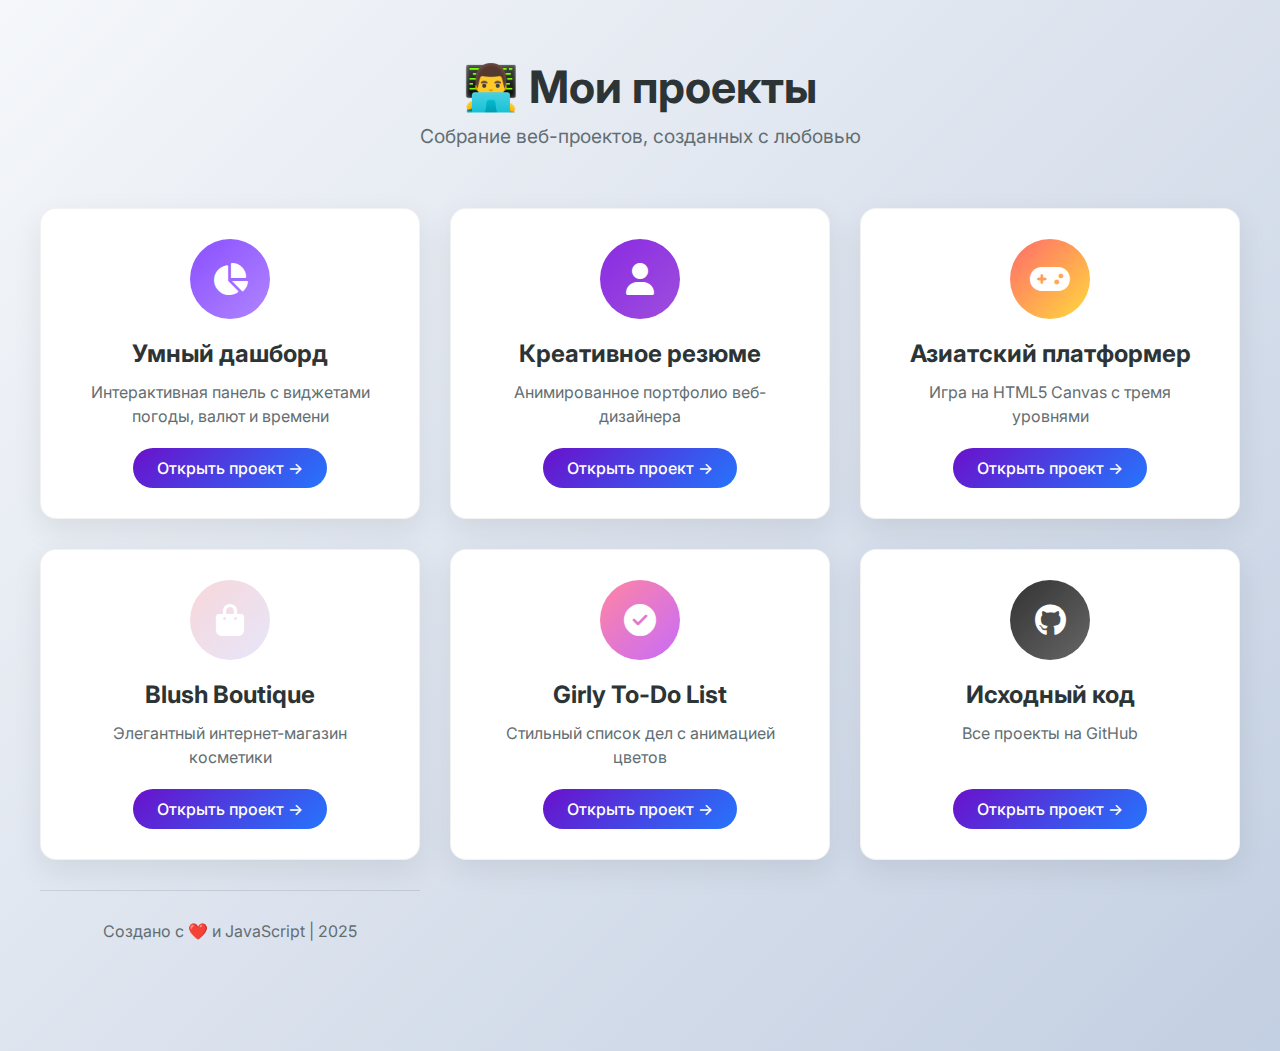
<file: index.html>
<!DOCTYPE html>
<html lang="ru">
<head>
    <meta charset="UTF-8">
    <meta name="viewport" content="width=device-width, initial-scale=1.0">
    <title>Мои проекты - Портфолио</title>
    <link rel="stylesheet" href="assets/css/styles.css">
    <link rel="stylesheet" href="https://cdnjs.cloudflare.com/ajax/libs/font-awesome/6.4.0/css/all.min.css">
    <link href="https://fonts.googleapis.com/css2?family=Inter:wght@300;400;500;600;700&display=swap" rel="stylesheet">
</head>
<body>
    <div class="container">
        <header class="portfolio-header">
            <h1>👨‍💻 Мои проекты</h1>
            <p>Собрание веб-проектов, созданных с любовью</p>
        </header>
        
        <div class="projects-grid">
            <!-- Дашборд -->
            <div class="project-card">
                <div class="project-icon" style="background: linear-gradient(135deg, #8a4fff, #b085ff);">
                    <i class="fas fa-chart-pie"></i>
                </div>
                <h3>Умный дашборд</h3>
                <p>Интерактивная панель с виджетами погоды, валют и времени</p>
                <a href="dashboard.html" class="project-link">Открыть проект →</a>
            </div>
            
            <!-- Резюме -->
            <div class="project-card">
                <div class="project-icon" style="background: linear-gradient(135deg, #8a2be2, #9d4edd);">
                    <i class="fas fa-user"></i>
                </div>
                <h3>Креативное резюме</h3>
                <p>Анимированное портфолио веб-дизайнера</p>
                <a href="CV.html" class="project-link">Открыть проект →</a>
            </div>
            
            <!-- Игра -->
            <div class="project-card">
                <div class="project-icon" style="background: linear-gradient(135deg, #ff6b6b, #ffd93d);">
                    <i class="fas fa-gamepad"></i>
                </div>
                <h3>Азиатский платформер</h3>
                <p>Игра на HTML5 Canvas с тремя уровнями</p>
                <a href="game.html" class="project-link">Открыть проект →</a>
            </div>
            
            <!-- Интернет-магазин -->
            <div class="project-card">
                <div class="project-icon" style="background: linear-gradient(135deg, #f8d7da, #e6e6fa);">
                    <i class="fas fa-shopping-bag"></i>
                </div>
                <h3>Blush Boutique</h3>
                <p>Элегантный интернет-магазин косметики</p>
                <a href="shop.html" class="project-link">Открыть проект →</a>
            </div>
            
            <!-- To-Do List -->
            <div class="project-card">
                <div class="project-icon" style="background: linear-gradient(135deg, #ff85a2, #c86bfa);">
                    <i class="fas fa-check-circle"></i>
                </div>
                <h3>Girly To-Do List</h3>
                <p>Стильный список дел с анимацией цветов</p>
                <a href="todo/index.html" class="project-link">Открыть проект →</a>
            </div>
            
            <!-- GitHub -->
          <div class="project-card">
    <div class="project-icon" style="background: linear-gradient(135deg, #333, #666);">
        <i class="fab fa-github"></i>
    </div>
    <h3>Исходный код</h3>
    <p>Все проекты на GitHub</p>
    <a href="https://github.com/mishkFred/portfolio" class="project-link" target="_blank">Открыть проект →</a>
</div>
        
        <footer class="portfolio-footer">
            <p>Создано с ❤️ и JavaScript | 2025</p>
        </footer>
    </div>
</body>
</html>
</file>
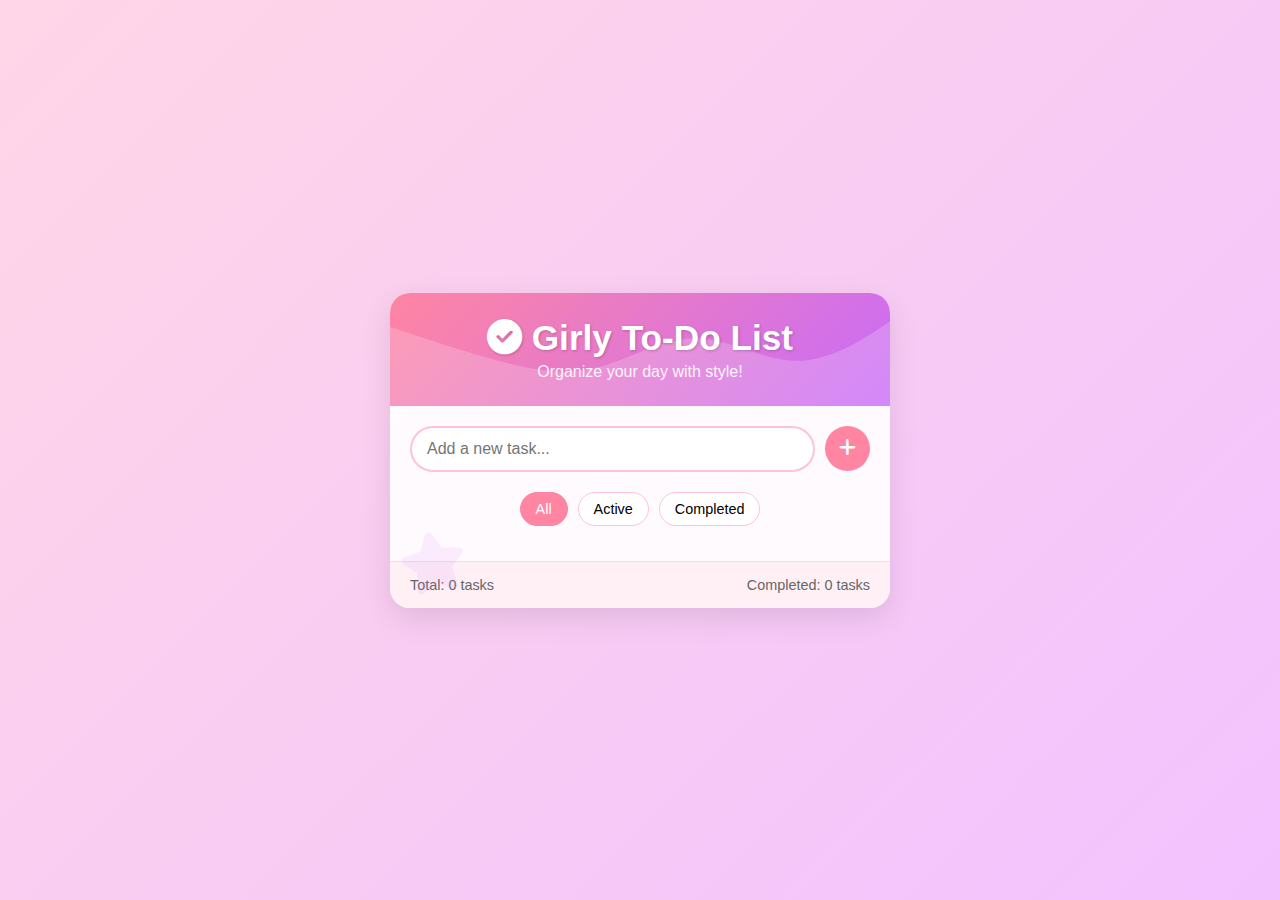
<file: todo/index.html>
<!DOCTYPE html>
<html lang="en">
<head>
    <meta charset="UTF-8">
    <meta name="viewport" content="width=device-width, initial-scale=1.0">
    <title>Girly To-Do List with Falling Flowers</title>
    <meta name="theme-color" content="#ff85a2">
    <meta name="description" content="A beautiful girly to-do list with falling flowers animation">
    <link rel="stylesheet" href="https://cdnjs.cloudflare.com/ajax/libs/font-awesome/6.4.0/css/all.min.css">
    <link rel="stylesheet" href="style.css">
</head>
<body>
    <!-- Flower container for falling flowers -->
    <div id="flower-container"></div>
    
    <div class="container">
        <div class="floral-decoration floral-1">
            <i class="fas fa-heart"></i>
        </div>
        <div class="floral-decoration floral-2">
            <i class="fas fa-star"></i>
        </div>
        
        <div class="header">
            <h1><i class="fas fa-check-circle"></i> Girly To-Do List</h1>
            <p>Organize your day with style!</p>
        </div>
        
        <div class="input-section">
            <input type="text" id="todoInput" placeholder="Add a new task...">
            <button id="addBtn"><i class="fas fa-plus"></i></button>
        </div>
        
        <div class="filters">
            <button class="filter-btn active" data-filter="all">All</button>
            <button class="filter-btn" data-filter="active">Active</button>
            <button class="filter-btn" data-filter="completed">Completed</button>
        </div>
        
        <div class="todo-list" id="todoList">
            <!-- Todo items will be added here dynamically -->
            <div class="empty-state" id="emptyState">
                <i class="fas fa-clipboard-list"></i>
                <p>No tasks yet. Add a new task to get started!</p>
            </div>
        </div>
        
        <div class="stats">
            <span id="totalTasks">Total: 0 tasks</span>
            <span id="completedTasks">Completed: 0 tasks</span>
        </div>
    </div>

    <script src="script.js"></script>
</body>
</html>
</file>
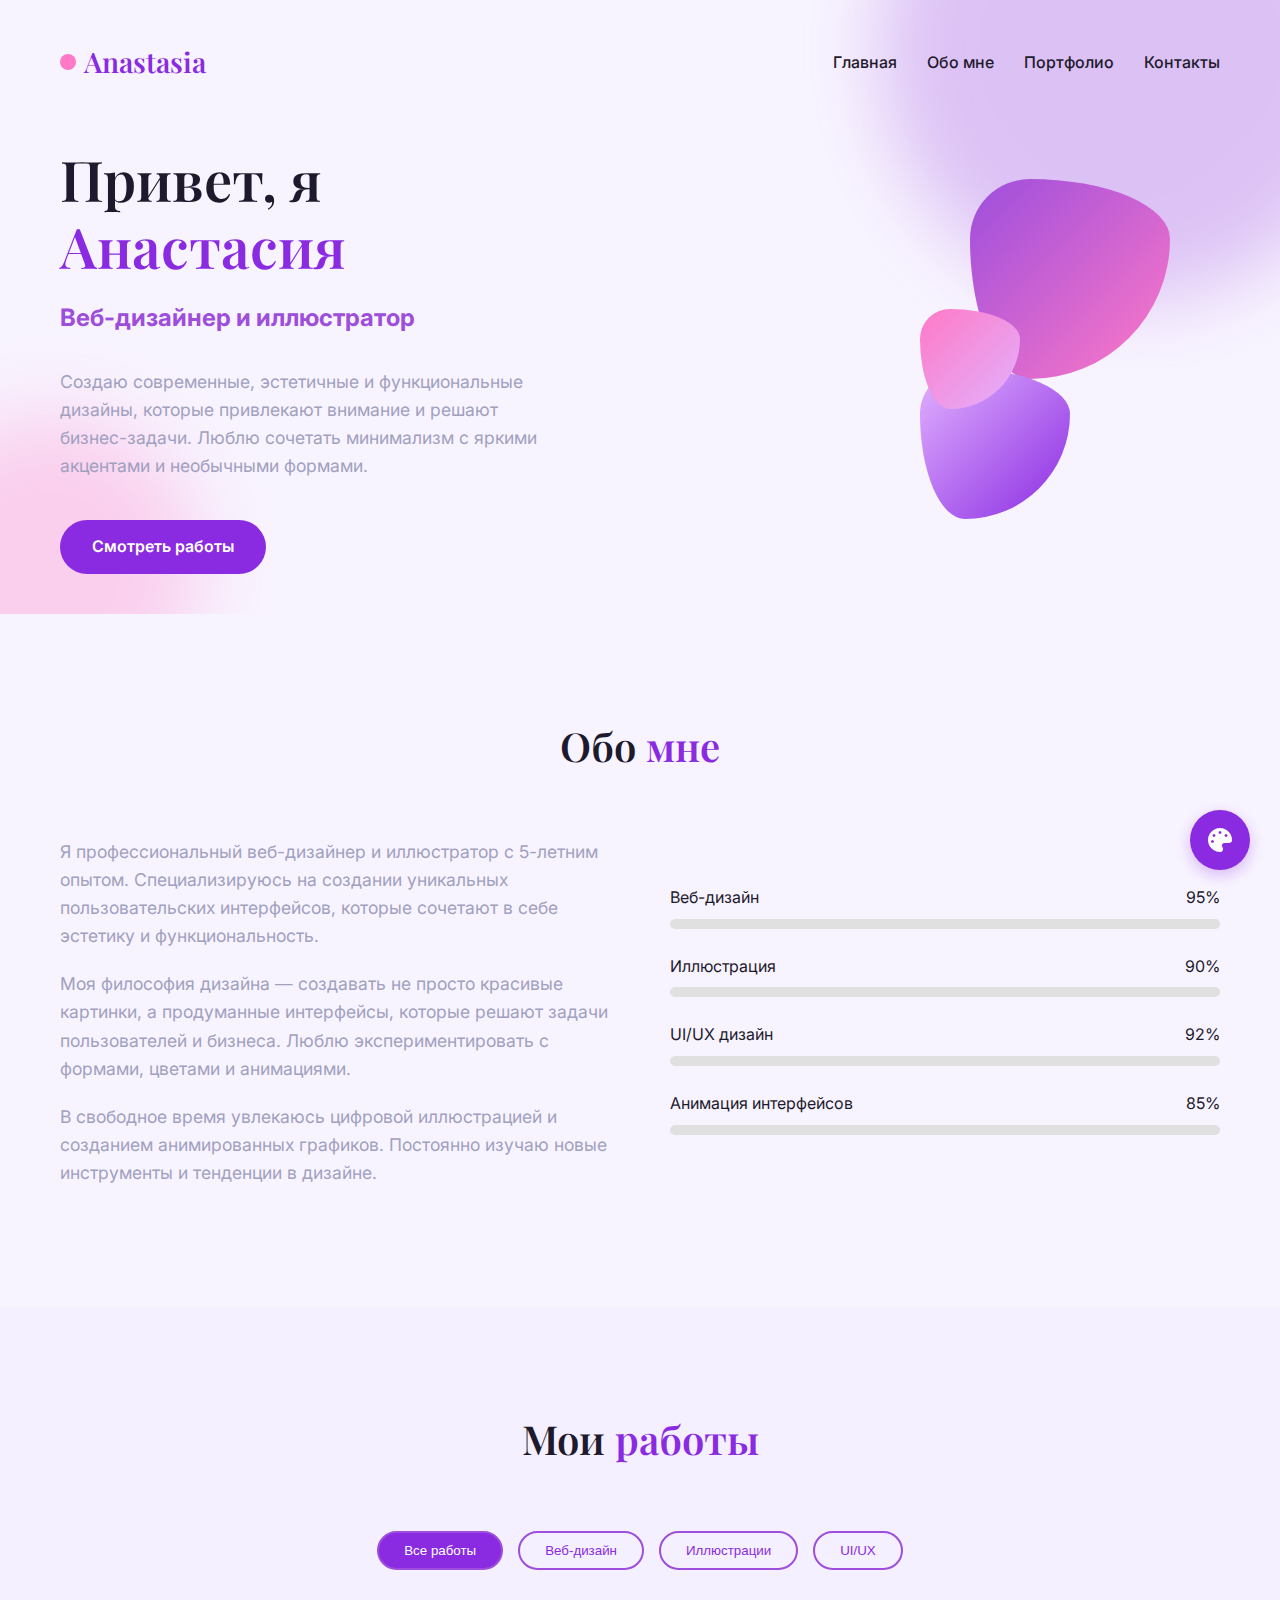
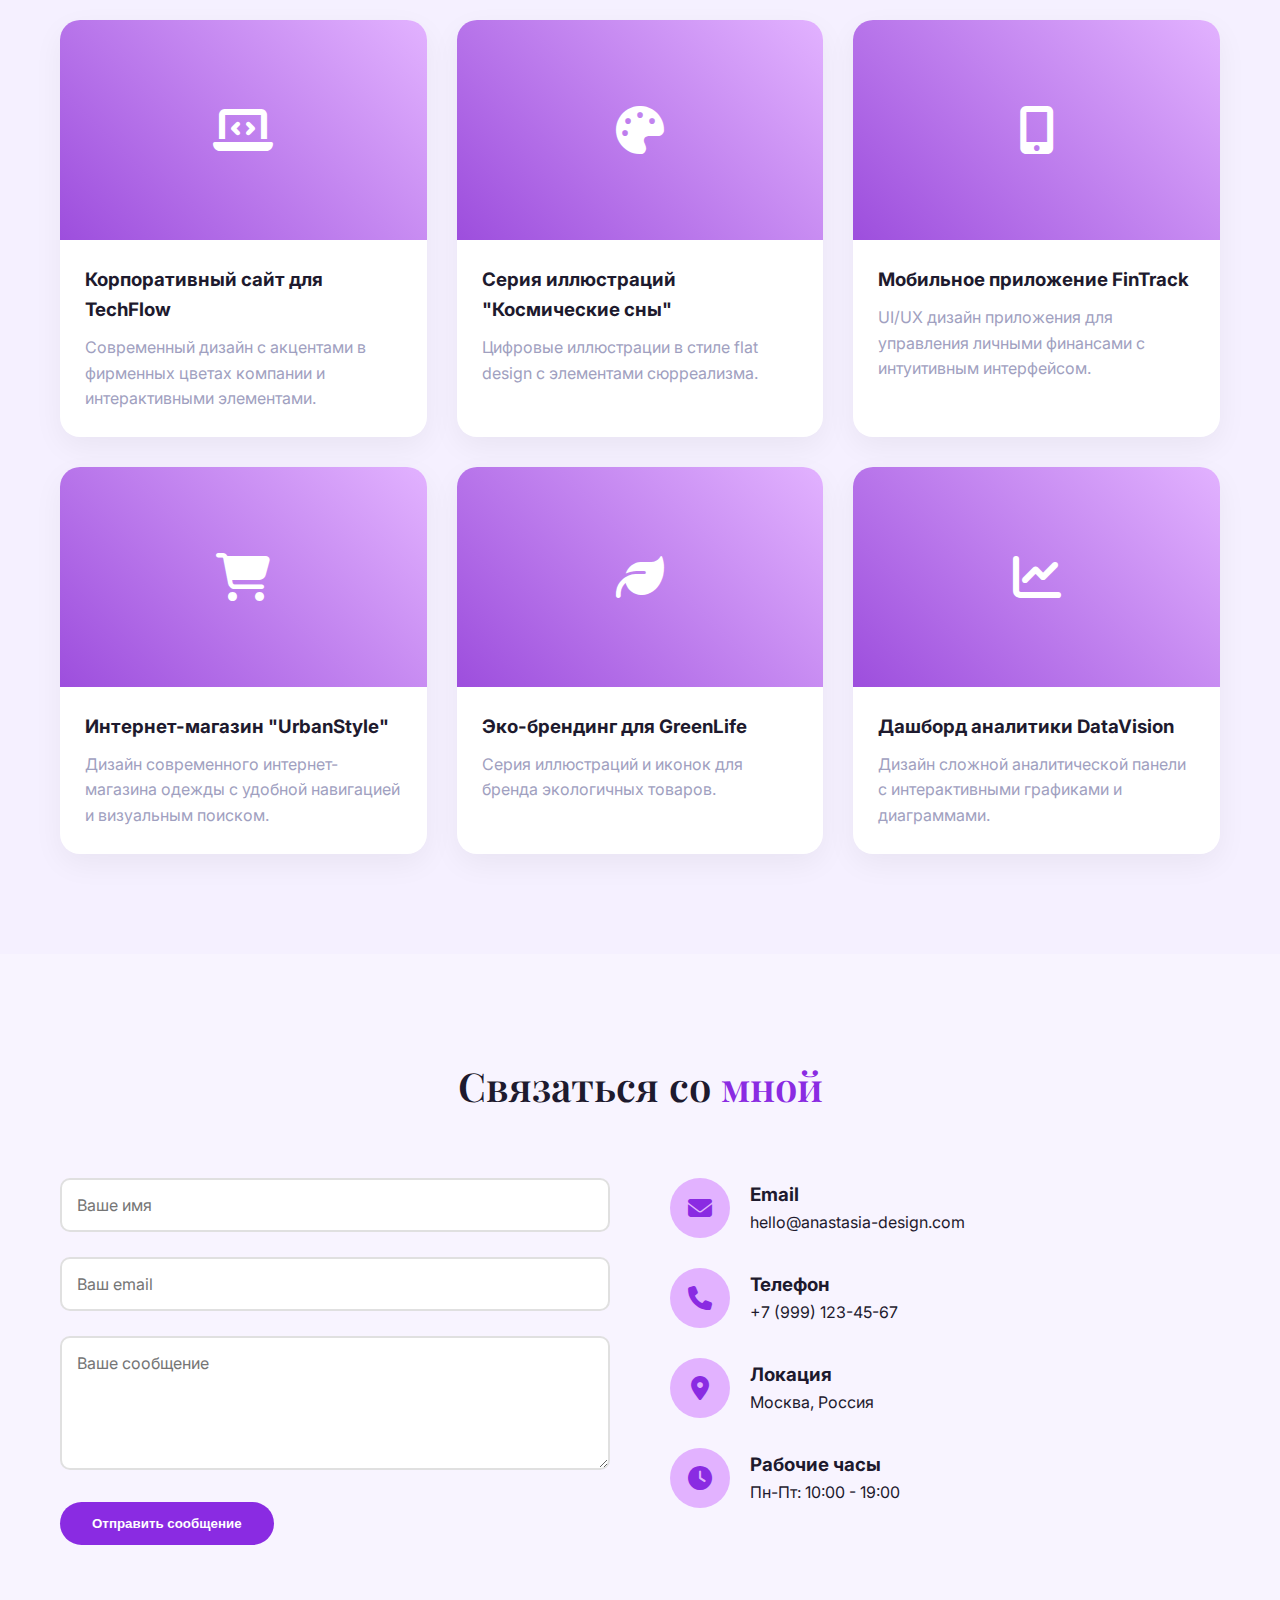
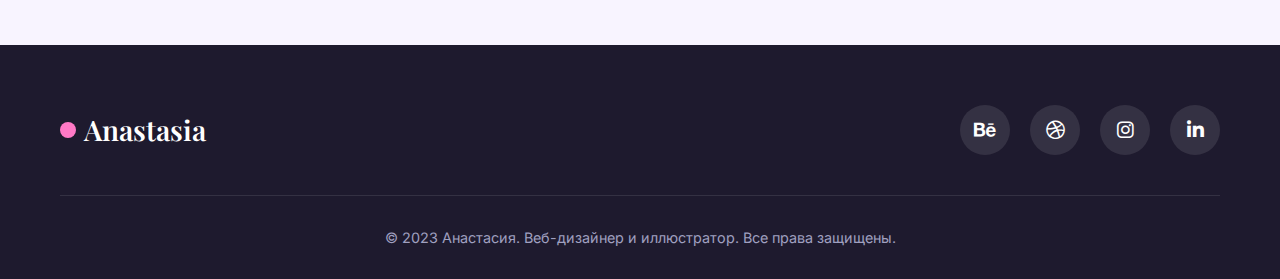
<file: CV.html>
<!DOCTYPE html>
<html lang="ru">
<head>
    <meta charset="UTF-8">
    <meta name="viewport" content="width=device-width, initial-scale=1.0">
    <title>Анастасия | Веб-дизайнер и иллюстратор</title>
    <link rel="stylesheet" href="https://cdnjs.cloudflare.com/ajax/libs/font-awesome/6.4.0/css/all.min.css">
    <link rel="preconnect" href="https://fonts.googleapis.com">
    <link rel="preconnect" href="https://fonts.gstatic.com" crossorigin>
    <link href="https://fonts.googleapis.com/css2?family=Inter:wght@300;400;500;600;700&family=Playfair+Display:wght@400;500;600&display=swap" rel="stylesheet">
    <style>
        :root {
            --primary: #8a2be2;
            --primary-light: #9d4edd;
            --primary-dark: #6a1b9a;
            --secondary: #e2b2ff;
            --accent: #ff79c6;
            --dark: #1e1a2e;
            --light: #f8f4ff;
            --gray: #a0a0c0;
        }
        
        * {
            margin: 0;
            padding: 0;
            box-sizing: border-box;
        }
        
        body {
            font-family: 'Inter', sans-serif;
            line-height: 1.6;
            color: var(--dark);
            background-color: var(--light);
            overflow-x: hidden;
        }
        
        .container {
            max-width: 1200px;
            margin: 0 auto;
            padding: 0 20px;
        }
        
        /* Необычные формы */
        .blob {
            position: absolute;
            border-radius: 50%;
            filter: blur(40px);
            opacity: 0.3;
            z-index: -1;
        }
        
        /* Хедер */
        header {
            padding: 40px 0;
            position: relative;
            overflow: hidden;
        }
        
        nav {
            display: flex;
            justify-content: space-between;
            align-items: center;
            margin-bottom: 60px;
        }
        
        .logo {
            font-family: 'Playfair Display', serif;
            font-size: 28px;
            font-weight: 600;
            color: var(--primary);
            display: flex;
            align-items: center;
        }
        
        .logo-circle {
            width: 16px;
            height: 16px;
            background-color: var(--accent);
            border-radius: 50%;
            margin-right: 8px;
        }
        
        .nav-links {
            display: flex;
            list-style: none;
            gap: 30px;
        }
        
        .nav-links a {
            text-decoration: none;
            color: var(--dark);
            font-weight: 500;
            transition: color 0.3s;
            position: relative;
        }
        
        .nav-links a:hover {
            color: var(--primary);
        }
        
        .nav-links a::after {
            content: '';
            position: absolute;
            width: 0;
            height: 2px;
            background: var(--primary);
            left: 0;
            bottom: -5px;
            transition: width 0.3s;
        }
        
        .nav-links a:hover::after {
            width: 100%;
        }
        
        .hero {
            display: flex;
            align-items: center;
            justify-content: space-between;
            margin-top: 40px;
        }
        
        .hero-text {
            flex: 1;
            padding-right: 40px;
        }
        
        .hero-title {
            font-family: 'Playfair Display', serif;
            font-size: 3.5rem;
            font-weight: 600;
            margin-bottom: 20px;
            line-height: 1.2;
        }
        
        .hero-title span {
            color: var(--primary);
        }
        
        .hero-subtitle {
            font-size: 1.5rem;
            color: var(--primary-light);
            margin-bottom: 30px;
        }
        
        .hero-description {
            font-size: 1.1rem;
            margin-bottom: 40px;
            color: var(--gray);
            max-width: 500px;
        }
        
        .btn {
            display: inline-block;
            padding: 14px 32px;
            background-color: var(--primary);
            color: white;
            text-decoration: none;
            border-radius: 50px;
            font-weight: 600;
            transition: all 0.3s;
            border: none;
            cursor: pointer;
        }
        
        .btn:hover {
            background-color: var(--primary-dark);
            transform: translateY(-3px);
            box-shadow: 0 10px 20px rgba(138, 43, 226, 0.2);
        }
        
        .hero-visual {
            flex: 1;
            position: relative;
            height: 400px;
        }
        
        .floating-shapes {
            position: relative;
            width: 100%;
            height: 100%;
        }
        
        .shape {
            position: absolute;
            border-radius: 30% 70% 70% 30% / 30% 30% 70% 70%;
            background: linear-gradient(135deg, var(--primary-light), var(--accent));
            transition: all 0.5s ease;
        }
        
        .shape-1 {
            width: 200px;
            height: 200px;
            top: 20px;
            right: 50px;
            animation: float 6s ease-in-out infinite;
        }
        
        .shape-2 {
            width: 150px;
            height: 150px;
            bottom: 40px;
            right: 150px;
            background: linear-gradient(135deg, var(--secondary), var(--primary));
            animation: float 8s ease-in-out infinite 1s;
        }
        
        .shape-3 {
            width: 100px;
            height: 100px;
            top: 150px;
            right: 200px;
            background: linear-gradient(135deg, var(--accent), var(--secondary));
            animation: float 7s ease-in-out infinite 0.5s;
        }
        
        @keyframes float {
            0%, 100% { transform: translateY(0) rotate(0deg); }
            50% { transform: translateY(-20px) rotate(5deg); }
        }
        
        /* Секции */
        section {
            padding: 100px 0;
            position: relative;
        }
        
        .section-title {
            font-family: 'Playfair Display', serif;
            font-size: 2.5rem;
            font-weight: 600;
            margin-bottom: 60px;
            text-align: center;
            color: var(--dark);
        }
        
        .section-title span {
            color: var(--primary);
        }
        
        /* Обо мне */
        .about-content {
            display: flex;
            gap: 60px;
            align-items: center;
        }
        
        .about-text {
            flex: 1;
        }
        
        .about-text p {
            margin-bottom: 20px;
            color: var(--gray);
            font-size: 1.1rem;
        }
        
        .skills {
            flex: 1;
        }
        
        .skill-item {
            margin-bottom: 25px;
        }
        
        .skill-name {
            display: flex;
            justify-content: space-between;
            margin-bottom: 8px;
        }
        
        .skill-bar {
            height: 10px;
            background-color: #e0e0e0;
            border-radius: 5px;
            overflow: hidden;
        }
        
        .skill-level {
            height: 100%;
            background: linear-gradient(90deg, var(--primary), var(--accent));
            border-radius: 5px;
            width: 0;
            transition: width 1.5s ease;
        }
        
        /* Портфолио */
        .portfolio-filter {
            display: flex;
            justify-content: center;
            gap: 15px;
            margin-bottom: 50px;
        }
        
        .filter-btn {
            padding: 10px 25px;
            background: transparent;
            border: 2px solid var(--primary-light);
            color: var(--primary);
            border-radius: 50px;
            cursor: pointer;
            transition: all 0.3s;
            font-weight: 500;
        }
        
        .filter-btn.active, .filter-btn:hover {
            background-color: var(--primary);
            color: white;
        }
        
        .portfolio-grid {
            display: grid;
            grid-template-columns: repeat(auto-fill, minmax(300px, 1fr));
            gap: 30px;
        }
        
        .portfolio-item {
            background-color: white;
            border-radius: 20px;
            overflow: hidden;
            box-shadow: 0 10px 30px rgba(0, 0, 0, 0.05);
            transition: all 0.4s;
            position: relative;
            cursor: pointer;
        }
        
        .portfolio-item:hover {
            transform: translateY(-10px);
            box-shadow: 0 20px 40px rgba(138, 43, 226, 0.15);
        }
        
        .portfolio-img {
            height: 220px;
            background: linear-gradient(45deg, var(--primary-light), var(--secondary));
            display: flex;
            align-items: center;
            justify-content: center;
            font-size: 3rem;
            color: white;
        }
        
        .portfolio-info {
            padding: 25px;
        }
        
        .portfolio-info h3 {
            margin-bottom: 10px;
            color: var(--dark);
        }
        
        .portfolio-info p {
            color: var(--gray);
        }
        
        /* Контакты */
        .contact-content {
            display: flex;
            gap: 60px;
        }
        
        .contact-form {
            flex: 1;
        }
        
        .form-group {
            margin-bottom: 25px;
        }
        
        .form-control {
            width: 100%;
            padding: 15px;
            border: 2px solid #e0e0e0;
            border-radius: 10px;
            font-family: 'Inter', sans-serif;
            font-size: 1rem;
            transition: all 0.3s;
        }
        
        .form-control:focus {
            outline: none;
            border-color: var(--primary);
        }
        
        .contact-info {
            flex: 1;
        }
        
        .contact-item {
            display: flex;
            align-items: center;
            margin-bottom: 30px;
        }
        
        .contact-icon {
            width: 60px;
            height: 60px;
            background-color: var(--secondary);
            border-radius: 50%;
            display: flex;
            align-items: center;
            justify-content: center;
            margin-right: 20px;
            color: var(--primary);
            font-size: 1.5rem;
        }
        
        /* Футер */
        footer {
            background-color: var(--dark);
            color: white;
            padding: 60px 0 30px;
        }
        
        .footer-content {
            display: flex;
            justify-content: space-between;
            align-items: center;
            margin-bottom: 40px;
        }
        
        .social-links {
            display: flex;
            gap: 20px;
        }
        
        .social-link {
            width: 50px;
            height: 50px;
            border-radius: 50%;
            background-color: rgba(255, 255, 255, 0.1);
            display: flex;
            align-items: center;
            justify-content: center;
            color: white;
            font-size: 1.2rem;
            transition: all 0.3s;
            text-decoration: none;
        }
        
        .social-link:hover {
            background-color: var(--primary);
            transform: translateY(-5px);
        }
        
        .copyright {
            text-align: center;
            color: var(--gray);
            font-size: 0.9rem;
            padding-top: 30px;
            border-top: 1px solid rgba(255, 255, 255, 0.1);
        }
        
        /* Интерактивные элементы */
        .cursor-trail {
            position: fixed;
            width: 20px;
            height: 20px;
            border-radius: 50%;
            background: radial-gradient(circle, var(--primary-light), transparent);
            pointer-events: none;
            z-index: 9999;
            opacity: 0;
            transition: opacity 0.3s;
        }
        
        .interactive-text {
            position: relative;
            display: inline-block;
            cursor: pointer;
        }
        
        .interactive-text:hover {
            color: var(--primary);
        }
        
        .color-toggle {
            position: fixed;
            bottom: 30px;
            right: 30px;
            width: 60px;
            height: 60px;
            background-color: var(--primary);
            border-radius: 50%;
            display: flex;
            align-items: center;
            justify-content: center;
            color: white;
            font-size: 1.5rem;
            cursor: pointer;
            box-shadow: 0 5px 15px rgba(138, 43, 226, 0.3);
            z-index: 100;
            transition: all 0.3s;
        }
        
        .color-toggle:hover {
            transform: scale(1.1);
        }
        
        /* Адаптивность */
        @media (max-width: 992px) {
            .hero, .about-content, .contact-content {
                flex-direction: column;
            }
            
            .hero-text, .hero-visual {
                width: 100%;
                padding-right: 0;
            }
            
            .hero-visual {
                margin-top: 50px;
                height: 300px;
            }
            
            .hero-title {
                font-size: 2.8rem;
            }
        }
        
        @media (max-width: 768px) {
            .nav-links {
                display: none;
            }
            
            .hero-title {
                font-size: 2.3rem;
            }
            
            .hero-subtitle {
                font-size: 1.2rem;
            }
            
            .section-title {
                font-size: 2rem;
            }
            
            .portfolio-grid {
                grid-template-columns: 1fr;
            }
        }
    </style>
</head>
<body>
    <!-- След от курсора -->
    <div class="cursor-trail"></div>
    
    <!-- Переключатель цветовой схемы -->
    <div class="color-toggle" id="colorToggle">
        <i class="fas fa-palette"></i>
    </div>
    
    <!-- Хедер -->
    <header>
        <div class="container">
            <!-- Необычные формы на фоне -->
            <div class="blob" style="width: 500px; height: 500px; background-color: var(--primary-light); top: -200px; right: -100px;"></div>
            <div class="blob" style="width: 300px; height: 300px; background-color: var(--accent); bottom: -100px; left: -100px;"></div>
            
            <nav>
                <div class="logo">
                    <div class="logo-circle"></div>
                    Anastasia
                </div>
                <ul class="nav-links">
                    <li><a href="#home">Главная</a></li>
                    <li><a href="#about">Обо мне</a></li>
                    <li><a href="#portfolio">Портфолио</a></li>
                    <li><a href="#contact">Контакты</a></li>
                </ul>
            </nav>
            
            <div class="hero" id="home">
                <div class="hero-text">
                    <h1 class="hero-title">Привет, я <span>Анастасия</span></h1>
                    <h2 class="hero-subtitle">Веб-дизайнер и иллюстратор</h2>
                    <p class="hero-description">Создаю современные, эстетичные и функциональные дизайны, которые привлекают внимание и решают бизнес-задачи. Люблю сочетать минимализм с яркими акцентами и необычными формами.</p>
                    <a href="#portfolio" class="btn">Смотреть работы</a>
                </div>
                <div class="hero-visual">
                    <div class="floating-shapes">
                        <div class="shape shape-1"></div>
                        <div class="shape shape-2"></div>
                        <div class="shape shape-3"></div>
                    </div>
                </div>
            </div>
        </div>
    </header>
    
    <!-- Секция "Обо мне" -->
    <section id="about">
        <div class="container">
            <h2 class="section-title">Обо <span>мне</span></h2>
            <div class="about-content">
                <div class="about-text">
                    <p>Я профессиональный веб-дизайнер и иллюстратор с 5-летним опытом. Специализируюсь на создании уникальных пользовательских интерфейсов, которые сочетают в себе эстетику и функциональность.</p>
                    <p>Моя философия дизайна — создавать не просто красивые картинки, а продуманные интерфейсы, которые решают задачи пользователей и бизнеса. Люблю экспериментировать с формами, цветами и анимациями.</p>
                    <p>В свободное время увлекаюсь цифровой иллюстрацией и созданием анимированных графиков. Постоянно изучаю новые инструменты и тенденции в дизайне.</p>
                </div>
                <div class="skills">
                    <div class="skill-item">
                        <div class="skill-name">
                            <span>Веб-дизайн</span>
                            <span>95%</span>
                        </div>
                        <div class="skill-bar">
                            <div class="skill-level" data-level="95"></div>
                        </div>
                    </div>
                    <div class="skill-item">
                        <div class="skill-name">
                            <span>Иллюстрация</span>
                            <span>90%</span>
                        </div>
                        <div class="skill-bar">
                            <div class="skill-level" data-level="90"></div>
                        </div>
                    </div>
                    <div class="skill-item">
                        <div class="skill-name">
                            <span>UI/UX дизайн</span>
                            <span>92%</span>
                        </div>
                        <div class="skill-bar">
                            <div class="skill-level" data-level="92"></div>
                        </div>
                    </div>
                    <div class="skill-item">
                        <div class="skill-name">
                            <span>Анимация интерфейсов</span>
                            <span>85%</span>
                        </div>
                        <div class="skill-bar">
                            <div class="skill-level" data-level="85"></div>
                        </div>
                    </div>
                </div>
            </div>
        </div>
    </section>
    
    <!-- Секция "Портфолио" -->
    <section id="portfolio" style="background-color: #f5f0ff;">
        <div class="container">
            <h2 class="section-title">Мои <span>работы</span></h2>
            <div class="portfolio-filter">
                <button class="filter-btn active" data-filter="all">Все работы</button>
                <button class="filter-btn" data-filter="web">Веб-дизайн</button>
                <button class="filter-btn" data-filter="illustration">Иллюстрации</button>
                <button class="filter-btn" data-filter="ui">UI/UX</button>
            </div>
            <div class="portfolio-grid">
                <div class="portfolio-item" data-category="web">
                    <div class="portfolio-img">
                        <i class="fas fa-laptop-code"></i>
                    </div>
                    <div class="portfolio-info">
                        <h3>Корпоративный сайт для TechFlow</h3>
                        <p>Современный дизайн с акцентами в фирменных цветах компании и интерактивными элементами.</p>
                    </div>
                </div>
                <div class="portfolio-item" data-category="illustration">
                    <div class="portfolio-img">
                        <i class="fas fa-palette"></i>
                    </div>
                    <div class="portfolio-info">
                        <h3>Серия иллюстраций "Космические сны"</h3>
                        <p>Цифровые иллюстрации в стиле flat design с элементами сюрреализма.</p>
                    </div>
                </div>
                <div class="portfolio-item" data-category="ui">
                    <div class="portfolio-img">
                        <i class="fas fa-mobile-alt"></i>
                    </div>
                    <div class="portfolio-info">
                        <h3>Мобильное приложение FinTrack</h3>
                        <p>UI/UX дизайн приложения для управления личными финансами с интуитивным интерфейсом.</p>
                    </div>
                </div>
                <div class="portfolio-item" data-category="web">
                    <div class="portfolio-img">
                        <i class="fas fa-shopping-cart"></i>
                    </div>
                    <div class="portfolio-info">
                        <h3>Интернет-магазин "UrbanStyle"</h3>
                        <p>Дизайн современного интернет-магазина одежды с удобной навигацией и визуальным поиском.</p>
                    </div>
                </div>
                <div class="portfolio-item" data-category="illustration">
                    <div class="portfolio-img">
                        <i class="fas fa-leaf"></i>
                    </div>
                    <div class="portfolio-info">
                        <h3>Эко-брендинг для GreenLife</h3>
                        <p>Серия иллюстраций и иконок для бренда экологичных товаров.</p>
                    </div>
                </div>
                <div class="portfolio-item" data-category="ui">
                    <div class="portfolio-img">
                        <i class="fas fa-chart-line"></i>
                    </div>
                    <div class="portfolio-info">
                        <h3>Дашборд аналитики DataVision</h3>
                        <p>Дизайн сложной аналитической панели с интерактивными графиками и диаграммами.</p>
                    </div>
                </div>
            </div>
        </div>
    </section>
    
    <!-- Секция "Контакты" -->
    <section id="contact">
        <div class="container">
            <h2 class="section-title">Связаться со <span>мной</span></h2>
            <div class="contact-content">
                <div class="contact-form">
                    <form id="contactForm">
                        <div class="form-group">
                            <input type="text" class="form-control" placeholder="Ваше имя" required>
                        </div>
                        <div class="form-group">
                            <input type="email" class="form-control" placeholder="Ваш email" required>
                        </div>
                        <div class="form-group">
                            <textarea class="form-control" rows="5" placeholder="Ваше сообщение" required></textarea>
                        </div>
                        <button type="submit" class="btn">Отправить сообщение</button>
                    </form>
                </div>
                <div class="contact-info">
                    <div class="contact-item">
                        <div class="contact-icon">
                            <i class="fas fa-envelope"></i>
                        </div>
                        <div>
                            <h3>Email</h3>
                            <p>hello@anastasia-design.com</p>
                        </div>
                    </div>
                    <div class="contact-item">
                        <div class="contact-icon">
                            <i class="fas fa-phone"></i>
                        </div>
                        <div>
                            <h3>Телефон</h3>
                            <p>+7 (999) 123-45-67</p>
                        </div>
                    </div>
                    <div class="contact-item">
                        <div class="contact-icon">
                            <i class="fas fa-map-marker-alt"></i>
                        </div>
                        <div>
                            <h3>Локация</h3>
                            <p>Москва, Россия</p>
                        </div>
                    </div>
                    <div class="contact-item">
                        <div class="contact-icon">
                            <i class="fas fa-clock"></i>
                        </div>
                        <div>
                            <h3>Рабочие часы</h3>
                            <p>Пн-Пт: 10:00 - 19:00</p>
                        </div>
                    </div>
                </div>
            </div>
        </div>
    </section>
    
    <!-- Футер -->
    <footer>
        <div class="container">
            <div class="footer-content">
                <div class="logo" style="color: white;">
                    <div class="logo-circle"></div>
                    Anastasia
                </div>
                <div class="social-links">
                    <a href="#" class="social-link"><i class="fab fa-behance"></i></a>
                    <a href="#" class="social-link"><i class="fab fa-dribbble"></i></a>
                    <a href="#" class="social-link"><i class="fab fa-instagram"></i></a>
                    <a href="#" class="social-link"><i class="fab fa-linkedin-in"></i></a>
                </div>
            </div>
            <div class="copyright">
                <p>&copy; 2023 Анастасия. Веб-дизайнер и иллюстратор. Все права защищены.</p>
            </div>
        </div>
    </footer>
    
    <script>
        // Анимация следов от курсора
        const cursorTrail = document.querySelector('.cursor-trail');
        let mouseX = 0, mouseY = 0;
        let trailX = 0, trailY = 0;
        
        document.addEventListener('mousemove', (e) => {
            mouseX = e.clientX;
            mouseY = e.clientY;
            cursorTrail.style.opacity = '0.7';
        });
        
        function animateTrail() {
            // Плавное движение следа за курсором
            trailX += (mouseX - trailX) * 0.1;
            trailY += (mouseY - trailY) * 0.1;
            
            cursorTrail.style.left = trailX - 10 + 'px';
            cursorTrail.style.top = trailY - 10 + 'px';
            
            requestAnimationFrame(animateTrail);
        }
        
        animateTrail();
        
        // Анимация навыков при прокрутке
        const skillBars = document.querySelectorAll('.skill-level');
        
        function animateSkills() {
            skillBars.forEach(bar => {
                const level = bar.getAttribute('data-level');
                const rect = bar.getBoundingClientRect();
                
                // Если элемент виден на экране
                if (rect.top < window.innerHeight - 50) {
                    bar.style.width = level + '%';
                }
            });
        }
        
        window.addEventListener('scroll', animateSkills);
        
        // Фильтрация портфолио
        const filterButtons = document.querySelectorAll('.filter-btn');
        const portfolioItems = document.querySelectorAll('.portfolio-item');
        
        filterButtons.forEach(button => {
            button.addEventListener('click', () => {
                // Убираем активный класс у всех кнопок
                filterButtons.forEach(btn => btn.classList.remove('active'));
                // Добавляем активный класс текущей кнопке
                button.classList.add('active');
                
                const filter = button.getAttribute('data-filter');
                
                portfolioItems.forEach(item => {
                    const category = item.getAttribute('data-category');
                    
                    if (filter === 'all' || filter === category) {
                        item.style.display = 'block';
                        setTimeout(() => {
                            item.style.opacity = '1';
                            item.style.transform = 'translateY(0)';
                        }, 10);
                    } else {
                        item.style.opacity = '0';
                        item.style.transform = 'translateY(20px)';
                        setTimeout(() => {
                            item.style.display = 'none';
                        }, 300);
                    }
                });
            });
        });
        
        // Интерактивные формы при наведении
        const shapes = document.querySelectorAll('.shape');
        
        shapes.forEach(shape => {
            shape.addEventListener('mouseenter', () => {
                shape.style.transform = 'scale(1.2) rotate(15deg)';
            });
            
            shape.addEventListener('mouseleave', () => {
                shape.style.transform = 'scale(1) rotate(0deg)';
            });
        });
        
        // Обработка формы
        const contactForm = document.getElementById('contactForm');
        
        contactForm.addEventListener('submit', (e) => {
            e.preventDefault();
            alert('Сообщение отправлено! Я свяжусь с вами в ближайшее время.');
            contactForm.reset();
        });
        
        // Переключение цветовой схемы
        const colorToggle = document.getElementById('colorToggle');
        let isColorChanged = false;
        
        colorToggle.addEventListener('click', () => {
            const root = document.documentElement;
            
            if (!isColorChanged) {
                // Альтернативная цветовая схема (бирюзовые тона)
                root.style.setProperty('--primary', '#00b4d8');
                root.style.setProperty('--primary-light', '#48cae4');
                root.style.setProperty('--primary-dark', '#0096c7');
                root.style.setProperty('--secondary', '#90e0ef');
                root.style.setProperty('--accent', '#ffafcc');
                isColorChanged = true;
            } else {
                // Возврат к оригинальной схеме (лиловые тона)
                root.style.setProperty('--primary', '#8a2be2');
                root.style.setProperty('--primary-light', '#9d4edd');
                root.style.setProperty('--primary-dark', '#6a1b9a');
                root.style.setProperty('--secondary', '#e2b2ff');
                root.style.setProperty('--accent', '#ff79c6');
                isColorChanged = false;
            }
        });
        
        // Плавная прокрутка к якорям
        document.querySelectorAll('a[href^="#"]').forEach(anchor => {
            anchor.addEventListener('click', function(e) {
                e.preventDefault();
                
                const targetId = this.getAttribute('href');
                if (targetId === '#') return;
                
                const targetElement = document.querySelector(targetId);
                if (targetElement) {
                    window.scrollTo({
                        top: targetElement.offsetTop - 80,
                        behavior: 'smooth'
                    });
                }
            });
        });
        
        // Инициализация анимации навыков при загрузке
        window.addEventListener('load', animateSkills);
    </script>
</body>
</html>
</file>
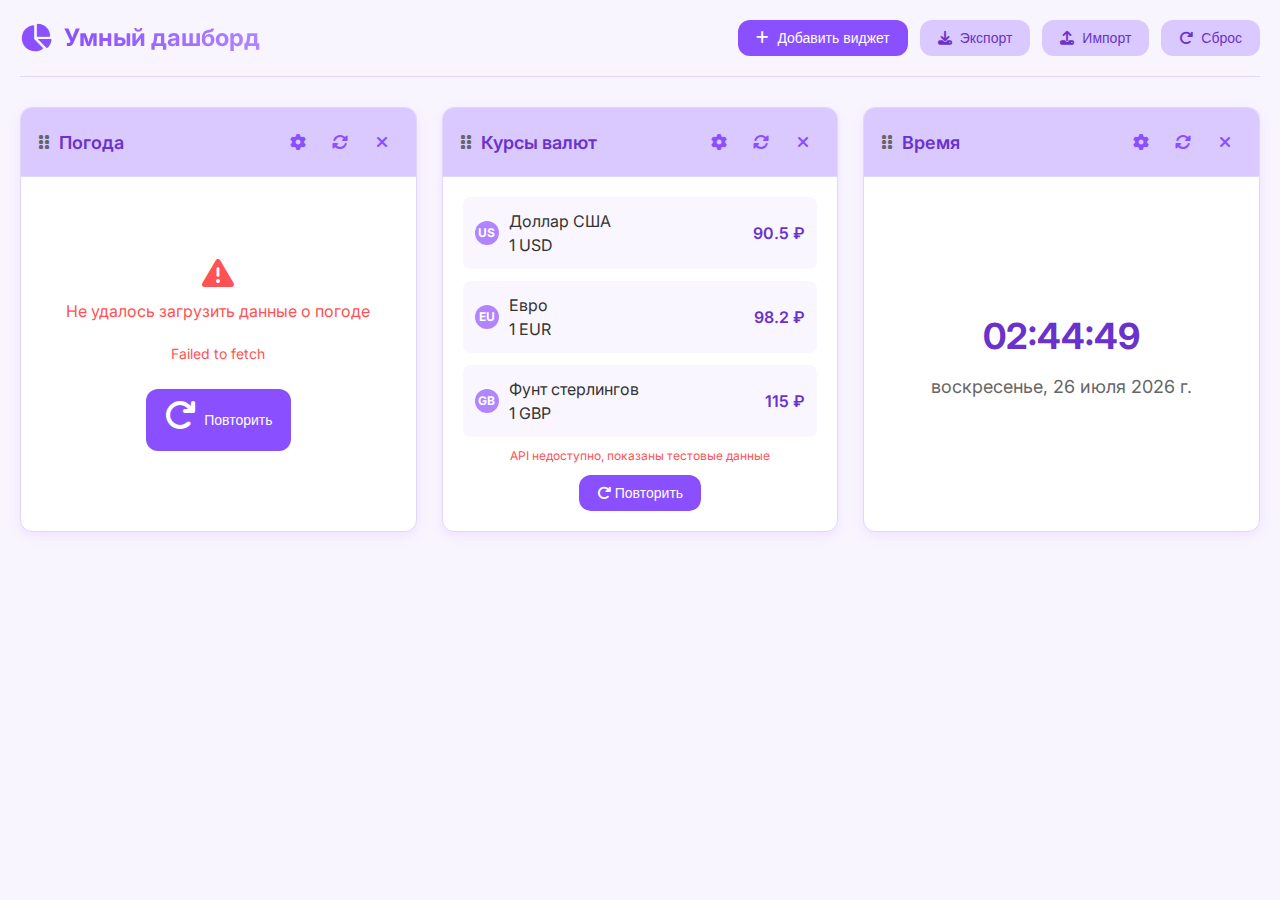
<file: dashboard.html>
<!DOCTYPE html>
<html lang="ru">
<head>
    <meta charset="UTF-8">
    <meta name="viewport" content="width=device-width, initial-scale=1.0">
    <title>Умный дашборд</title>
    <link rel="stylesheet" href="https://cdnjs.cloudflare.com/ajax/libs/font-awesome/6.4.0/css/all.min.css">
    <link href="https://fonts.googleapis.com/css2?family=Inter:wght@300;400;500;600;700&display=swap" rel="stylesheet">
    <style>
        :root {
            --primary-color: #8a4fff;
            --primary-light: #b085ff;
            --primary-dark: #6a32cc;
            --secondary-color: #d9c9ff;
            --background: #f9f5ff;
            --surface: #ffffff;
            --text-primary: #333333;
            --text-secondary: #666666;
            --border-color: #e0d6ff;
            --error-color: #ff5252;
            --success-color: #4caf50;
            --shadow: 0 4px 12px rgba(138, 79, 255, 0.1);
            --shadow-hover: 0 8px 20px rgba(138, 79, 255, 0.15);
            --border-radius: 12px;
            --transition: all 0.3s ease;
        }

        * {
            margin: 0;
            padding: 0;
            box-sizing: border-box;
        }

        body {
            font-family: 'Inter', sans-serif;
            background-color: var(--background);
            color: var(--text-primary);
            line-height: 1.5;
            padding: 20px;
            min-height: 100vh;
        }

        .container {
            max-width: 1400px;
            margin: 0 auto;
        }

        /* Шапка */
        header {
            display: flex;
            justify-content: space-between;
            align-items: center;
            flex-wrap: wrap;
            margin-bottom: 30px;
            padding-bottom: 20px;
            border-bottom: 1px solid var(--border-color);
        }

        .logo {
            display: flex;
            align-items: center;
            gap: 12px;
        }

        .logo i {
            font-size: 28px;
            color: var(--primary-color);
        }

        .logo h1 {
            font-size: 24px;
            font-weight: 700;
            background: linear-gradient(90deg, var(--primary-color), var(--primary-light));
            -webkit-background-clip: text;
            background-clip: text;
            color: transparent;
        }

        .controls {
            display: flex;
            gap: 12px;
            flex-wrap: wrap;
        }

        .btn {
            padding: 10px 18px;
            background-color: var(--primary-color);
            color: white;
            border: none;
            border-radius: var(--border-radius);
            cursor: pointer;
            font-weight: 500;
            transition: var(--transition);
            display: flex;
            align-items: center;
            gap: 8px;
            font-size: 14px;
        }

        .btn:hover {
            background-color: var(--primary-dark);
            transform: translateY(-2px);
            box-shadow: var(--shadow-hover);
        }

        .btn-secondary {
            background-color: var(--secondary-color);
            color: var(--primary-dark);
        }

        .btn-secondary:hover {
            background-color: #c7b5ff;
        }

        /* Сетка виджетов */
        .dashboard {
            display: grid;
            grid-template-columns: repeat(auto-fill, minmax(300px, 1fr));
            gap: 25px;
            margin-bottom: 40px;
        }

        .widget {
            background-color: var(--surface);
            border-radius: var(--border-radius);
            box-shadow: var(--shadow);
            overflow: hidden;
            transition: var(--transition);
            display: flex;
            flex-direction: column;
            height: 100%;
            position: relative;
            border: 1px solid var(--border-color);
        }

        .widget:hover {
            transform: translateY(-5px);
            box-shadow: var(--shadow-hover);
        }

        .widget.dragging {
            opacity: 0.7;
            transform: rotate(3deg);
            box-shadow: 0 10px 25px rgba(0, 0, 0, 0.2);
        }

        .widget-header {
            display: flex;
            justify-content: space-between;
            align-items: center;
            padding: 18px;
            background-color: var(--secondary-color);
            border-bottom: 1px solid var(--border-color);
        }

        .widget-title {
            font-weight: 600;
            font-size: 18px;
            color: var(--primary-dark);
        }

        .widget-actions {
            display: flex;
            gap: 10px;
        }

        .widget-action-btn {
            background: none;
            border: none;
            color: var(--primary-color);
            cursor: pointer;
            font-size: 16px;
            width: 32px;
            height: 32px;
            border-radius: 50%;
            display: flex;
            align-items: center;
            justify-content: center;
            transition: var(--transition);
        }

        .widget-action-btn:hover {
            background-color: rgba(138, 79, 255, 0.1);
        }

        .widget-content {
            padding: 20px;
            flex-grow: 1;
            display: flex;
            flex-direction: column;
            justify-content: center;
        }

        /* Состояние загрузки */
        .loading {
            display: flex;
            flex-direction: column;
            align-items: center;
            justify-content: center;
            padding: 40px 20px;
            color: var(--text-secondary);
        }

        .spinner {
            width: 40px;
            height: 40px;
            border: 4px solid var(--border-color);
            border-top-color: var(--primary-color);
            border-radius: 50%;
            animation: spin 1s linear infinite;
            margin-bottom: 15px;
        }

        @keyframes spin {
            to { transform: rotate(360deg); }
        }

        /* Ошибка */
        .error {
            display: flex;
            flex-direction: column;
            align-items: center;
            justify-content: center;
            padding: 30px 20px;
            text-align: center;
            color: var(--error-color);
        }

        .error i {
            font-size: 32px;
            margin-bottom: 10px;
        }

        .error p {
            margin-bottom: 15px;
        }

        /* Виджет погоды */
        .weather-info {
            display: flex;
            flex-direction: column;
            align-items: center;
            text-align: center;
        }

        .weather-main {
            display: flex;
            align-items: center;
            margin-bottom: 15px;
        }

        .weather-temp {
            font-size: 48px;
            font-weight: 700;
            color: var(--primary-dark);
            margin-right: 15px;
        }

        .weather-icon {
            width: 60px;
            height: 60px;
            background-size: contain;
            background-repeat: no-repeat;
            background-position: center;
        }

        .weather-description {
            font-size: 18px;
            color: var(--text-secondary);
            margin-bottom: 10px;
            text-transform: capitalize;
        }

        .weather-details {
            display: flex;
            justify-content: space-around;
            width: 100%;
            margin-top: 15px;
            padding-top: 15px;
            border-top: 1px solid var(--border-color);
        }

        .weather-detail {
            display: flex;
            flex-direction: column;
            align-items: center;
        }

        .weather-detail i {
            color: var(--primary-color);
            margin-bottom: 5px;
        }

        /* Виджет курса валют */
        .currency-list {
            display: flex;
            flex-direction: column;
            gap: 12px;
        }

        .currency-item {
            display: flex;
            justify-content: space-between;
            align-items: center;
            padding: 12px;
            background-color: rgba(138, 79, 255, 0.05);
            border-radius: 8px;
        }

        .currency-info {
            display: flex;
            align-items: center;
            gap: 10px;
        }

        .currency-flag {
            width: 24px;
            height: 24px;
            border-radius: 50%;
            background-color: var(--primary-light);
            display: flex;
            align-items: center;
            justify-content: center;
            color: white;
            font-size: 12px;
            font-weight: bold;
        }

        .currency-value {
            font-weight: 600;
            color: var(--primary-dark);
        }

        /* Виджет времени */
        .time-widget {
            display: flex;
            flex-direction: column;
            align-items: center;
            justify-content: center;
            padding: 20px;
        }

        .time-display {
            font-size: 36px;
            font-weight: 700;
            color: var(--primary-dark);
            margin-bottom: 10px;
        }

        .date-display {
            font-size: 18px;
            color: var(--text-secondary);
        }

        /* Панель доступных виджетов */
        .widgets-panel {
            background-color: var(--surface);
            border-radius: var(--border-radius);
            padding: 25px;
            box-shadow: var(--shadow);
            margin-top: 30px;
            display: none;
        }

        .widgets-panel.active {
            display: block;
        }

        .panel-title {
            font-size: 20px;
            font-weight: 600;
            margin-bottom: 20px;
            color: var(--primary-dark);
            display: flex;
            justify-content: space-between;
            align-items: center;
        }

        .available-widgets {
            display: grid;
            grid-template-columns: repeat(auto-fill, minmax(250px, 1fr));
            gap: 15px;
        }

        .available-widget-item {
            background-color: var(--secondary-color);
            border-radius: var(--border-radius);
            padding: 15px;
            display: flex;
            justify-content: space-between;
            align-items: center;
            transition: var(--transition);
            border: 1px solid transparent;
        }

        .available-widget-item:hover {
            border-color: var(--primary-color);
            transform: translateY(-3px);
        }

        /* Настройки виджета */
        .widget-settings {
            position: absolute;
            top: 0;
            left: 0;
            right: 0;
            bottom: 0;
            background-color: var(--surface);
            padding: 20px;
            z-index: 10;
            display: flex;
            flex-direction: column;
            border-radius: var(--border-radius);
            display: none;
        }

        .widget-settings.active {
            display: flex;
        }

        .settings-header {
            display: flex;
            justify-content: space-between;
            align-items: center;
            margin-bottom: 20px;
            padding-bottom: 15px;
            border-bottom: 1px solid var(--border-color);
        }

        .settings-form {
            display: flex;
            flex-direction: column;
            gap: 15px;
        }

        .form-group {
            display: flex;
            flex-direction: column;
            gap: 8px;
        }

        .form-group label {
            font-weight: 500;
            color: var(--text-primary);
        }

        .form-group select, 
        .form-group input {
            padding: 10px 15px;
            border: 1px solid var(--border-color);
            border-radius: 8px;
            font-family: 'Inter', sans-serif;
            font-size: 14px;
            transition: var(--transition);
        }

        .form-group select:focus, 
        .form-group input:focus {
            outline: none;
            border-color: var(--primary-color);
            box-shadow: 0 0 0 2px rgba(138, 79, 255, 0.2);
        }

        /* Модальные окна */
        .modal {
            position: fixed;
            top: 0;
            left: 0;
            right: 0;
            bottom: 0;
            background-color: rgba(0, 0, 0, 0.5);
            display: flex;
            align-items: center;
            justify-content: center;
            z-index: 1000;
            display: none;
        }

        .modal.active {
            display: flex;
        }

        .modal-content {
            background-color: var(--surface);
            border-radius: var(--border-radius);
            padding: 30px;
            max-width: 500px;
            width: 90%;
            max-height: 90vh;
            overflow-y: auto;
        }

        .modal-title {
            font-size: 22px;
            font-weight: 600;
            margin-bottom: 20px;
            color: var(--primary-dark);
        }

        .modal-buttons {
            display: flex;
            gap: 15px;
            justify-content: flex-end;
            margin-top: 25px;
        }

        .textarea-config {
            width: 100%;
            min-height: 200px;
            padding: 15px;
            border: 1px solid var(--border-color);
            border-radius: 8px;
            font-family: 'Inter', sans-serif;
            font-size: 14px;
            margin-top: 10px;
            resize: vertical;
        }

        /* Адаптивность */
        @media (max-width: 768px) {
            .dashboard {
                grid-template-columns: repeat(auto-fill, minmax(280px, 1fr));
                gap: 20px;
            }

            header {
                flex-direction: column;
                align-items: flex-start;
                gap: 20px;
            }

            .controls {
                width: 100%;
            }

            .btn {
                flex-grow: 1;
                justify-content: center;
            }
        }

        @media (max-width: 480px) {
            .dashboard {
                grid-template-columns: 1fr;
            }

            .btn {
                padding: 12px 15px;
            }

            .widget-header {
                padding: 15px;
            }

            .widget-content {
                padding: 15px;
            }
        }

        /* Дополнительные стили */
        .empty-dashboard {
            grid-column: 1 / -1;
            text-align: center;
            padding: 60px 20px;
            color: var(--text-secondary);
        }

        .empty-dashboard i {
            font-size: 48px;
            margin-bottom: 15px;
            color: var(--border-color);
        }

        .drag-handle {
            cursor: move;
            color: var(--text-secondary);
            margin-right: 10px;
        }

        .placeholder {
            border: 2px dashed var(--border-color);
            background-color: rgba(138, 79, 255, 0.05);
            min-height: 200px;
            display: flex;
            align-items: center;
            justify-content: center;
            color: var(--text-secondary);
            border-radius: var(--border-radius);
        }
    </style>
</head>
<body>
    <div class="container">
        <!-- Шапка -->
        <header>
            <div class="logo">
                <i class="fas fa-chart-pie"></i>
                <h1>Умный дашборд</h1>
            </div>
            <div class="controls">
                <button class="btn" id="addWidgetBtn">
                    <i class="fas fa-plus"></i> Добавить виджет
                </button>
                <button class="btn btn-secondary" id="exportBtn">
                    <i class="fas fa-download"></i> Экспорт
                </button>
                <button class="btn btn-secondary" id="importBtn">
                    <i class="fas fa-upload"></i> Импорт
                </button>
                <button class="btn btn-secondary" id="resetBtn">
                    <i class="fas fa-redo"></i> Сброс
                </button>
            </div>
        </header>

        <!-- Сетка виджетов -->
        <div class="dashboard" id="dashboard">
            <!-- Виджеты будут добавляться сюда -->
        </div>

        <!-- Панель доступных виджетов -->
        <div class="widgets-panel" id="widgetsPanel">
            <div class="panel-title">
                Доступные виджеты
                <button class="btn" id="closePanelBtn">
                    <i class="fas fa-times"></i> Закрыть
                </button>
            </div>
            <div class="available-widgets" id="availableWidgets">
                <!-- Доступные виджеты будут добавляться сюда -->
            </div>
        </div>

        <!-- Модальное окно для импорта/экспорта -->
        <div class="modal" id="exportModal">
            <div class="modal-content">
                <h2 class="modal-title">Экспорт конфигурации</h2>
                <p>Скопируйте эту конфигурацию, чтобы сохранить настройки вашего дашборда:</p>
                <textarea class="textarea-config" id="exportConfig" readonly></textarea>
                <div class="modal-buttons">
                    <button class="btn" id="copyConfigBtn">
                        <i class="fas fa-copy"></i> Копировать
                    </button>
                    <button class="btn btn-secondary" id="closeExportBtn">
                        Закрыть
                    </button>
                </div>
            </div>
        </div>

        <div class="modal" id="importModal">
            <div class="modal-content">
                <h2 class="modal-title">Импорт конфигурации</h2>
                <p>Вставьте конфигурацию дашборда:</p>
                <textarea class="textarea-config" id="importConfig" placeholder="Вставьте JSON конфигурацию сюда"></textarea>
                <div class="modal-buttons">
                    <button class="btn" id="applyImportBtn">
                        <i class="fas fa-check"></i> Применить
                    </button>
                    <button class="btn btn-secondary" id="closeImportBtn">
                        Закрыть
                    </button>
                </div>
            </div>
        </div>
    </div>

    <!-- JavaScript -->
    <script>
        document.addEventListener('DOMContentLoaded', function() {
            // Элементы DOM
            const dashboard = document.getElementById('dashboard');
            const addWidgetBtn = document.getElementById('addWidgetBtn');
            const exportBtn = document.getElementById('exportBtn');
            const importBtn = document.getElementById('importBtn');
            const resetBtn = document.getElementById('resetBtn');
            const widgetsPanel = document.getElementById('widgetsPanel');
            const availableWidgets = document.getElementById('availableWidgets');
            const closePanelBtn = document.getElementById('closePanelBtn');
            const exportModal = document.getElementById('exportModal');
            const importModal = document.getElementById('importModal');
            const exportConfig = document.getElementById('exportConfig');
            const importConfig = document.getElementById('importConfig');
            const copyConfigBtn = document.getElementById('copyConfigBtn');
            const applyImportBtn = document.getElementById('applyImportBtn');
            const closeExportBtn = document.getElementById('closeExportBtn');
            const closeImportBtn = document.getElementById('closeImportBtn');

            // Ключ для localStorage
            const STORAGE_KEY = 'dashboard_config';
            
            // Ваши реальные API ключи
            const WEATHER_API_KEY = '7d999013bc7db9848326d14a983d3683'; // Ваш ключ OpenWeatherMap
            const CURRENCY_API_KEY = 'f91dcd4f4220ba0803e0e726'; // Ваш ключ для курсов валют
            
            // Доступные виджеты
            const availableWidgetTypes = [
                {
                    id: 'weather',
                    title: 'Погода',
                    icon: 'fas fa-cloud-sun',
                    description: 'Текущая погода в выбранном городе',
                    defaultSettings: { city: 'Москва', units: 'metric' }
                },
                {
                    id: 'currency',
                    title: 'Курсы валют',
                    icon: 'fas fa-money-bill-wave',
                    description: 'Курсы основных валют к рублю',
                    defaultSettings: { currencies: ['USD', 'EUR', 'GBP'] }
                },
                {
                    id: 'time',
                    title: 'Время',
                    icon: 'fas fa-clock',
                    description: 'Текущее время и дата',
                    defaultSettings: { timezone: 'local', format: '24h' }
                },
                {
                    id: 'quote',
                    title: 'Цитата дня',
                    icon: 'fas fa-quote-right',
                    description: 'Вдохновляющая цитата на день',
                    defaultSettings: { category: 'inspirational' }
                }
            ];

            // Настройки валют
            const currencyData = {
                USD: { name: 'Доллар США', flag: 'US', symbol: '$' },
                EUR: { name: 'Евро', flag: 'EU', symbol: '€' },
                GBP: { name: 'Фунт стерлингов', flag: 'GB', symbol: '£' },
                CNY: { name: 'Китайский юань', flag: 'CN', symbol: '¥' },
                JPY: { name: 'Японская иена', flag: 'JP', symbol: '¥' }
            };

            // Иконки погоды
            const weatherIcons = {
                '01d': 'fas fa-sun',
                '01n': 'fas fa-moon',
                '02d': 'fas fa-cloud-sun',
                '02n': 'fas fa-cloud-moon',
                '03d': 'fas fa-cloud',
                '03n': 'fas fa-cloud',
                '04d': 'fas fa-cloud',
                '04n': 'fas fa-cloud',
                '09d': 'fas fa-cloud-rain',
                '09n': 'fas fa-cloud-rain',
                '10d': 'fas fa-cloud-sun-rain',
                '10n': 'fas fa-cloud-moon-rain',
                '11d': 'fas fa-bolt',
                '11n': 'fas fa-bolt',
                '13d': 'fas fa-snowflake',
                '13n': 'fas fa-snowflake',
                '50d': 'fas fa-smog',
                '50n': 'fas fa-smog'
            };

            // Текущая конфигурация дашборда
            let dashboardConfig = [];

            // Загрузка конфигурации из localStorage
            function loadConfig() {
                const savedConfig = localStorage.getItem(STORAGE_KEY);
                if (savedConfig) {
                    try {
                        dashboardConfig = JSON.parse(savedConfig);
                    } catch (e) {
                        console.error('Ошибка загрузки конфигурации:', e);
                        dashboardConfig = [];
                    }
                } else {
                    // Создаем начальную конфигурацию
                    dashboardConfig = [
                        { id: generateId(), type: 'weather', settings: { city: 'Москва', units: 'metric' } },
                        { id: generateId(), type: 'currency', settings: { currencies: ['USD', 'EUR', 'GBP'] } },
                        { id: generateId(), type: 'time', settings: { timezone: 'local', format: '24h' } }
                    ];
                }
                
                renderDashboard();
                renderAvailableWidgets();
            }

            // Сохранение конфигурации в localStorage
            function saveConfig() {
                localStorage.setItem(STORAGE_KEY, JSON.stringify(dashboardConfig));
            }

            // Генерация уникального ID
            function generateId() {
                return Date.now().toString(36) + Math.random().toString(36).substr(2);
            }

            // Отображение дашборда
            function renderDashboard() {
                dashboard.innerHTML = '';
                
                if (dashboardConfig.length === 0) {
                    dashboard.innerHTML = `
                        <div class="empty-dashboard">
                            <i class="fas fa-inbox"></i>
                            <h3>Дашборд пуст</h3>
                            <p>Добавьте виджеты с помощью кнопки "Добавить виджет"</p>
                        </div>
                    `;
                    return;
                }
                
                dashboardConfig.forEach((widget, index) => {
                    const widgetType = availableWidgetTypes.find(w => w.id === widget.type);
                    if (!widgetType) return;
                    
                    const widgetElement = document.createElement('div');
                    widgetElement.className = 'widget';
                    widgetElement.id = widget.id;
                    widgetElement.draggable = true;
                    widgetElement.dataset.index = index;
                    
                    widgetElement.innerHTML = `
                        <div class="widget-header">
                            <div style="display: flex; align-items: center;">
                                <span class="drag-handle"><i class="fas fa-grip-vertical"></i></span>
                                <span class="widget-title">${widgetType.title}</span>
                            </div>
                            <div class="widget-actions">
                                <button class="widget-action-btn settings-btn" title="Настройки">
                                    <i class="fas fa-cog"></i>
                                </button>
                                <button class="widget-action-btn refresh-btn" title="Обновить">
                                    <i class="fas fa-sync-alt"></i>
                                </button>
                                <button class="widget-action-btn remove-btn" title="Удалить">
                                    <i class="fas fa-times"></i>
                                </button>
                            </div>
                        </div>
                        <div class="widget-content">
                            <!-- Контент будет загружен отдельно -->
                        </div>
                        <div class="widget-settings">
                            <div class="settings-header">
                                <h3>Настройки ${widgetType.title}</h3>
                                <button class="btn close-settings-btn">
                                    <i class="fas fa-times"></i> Закрыть
                                </button>
                            </div>
                            <form class="settings-form">
                                <!-- Настройки будут добавлены динамически -->
                            </form>
                        </div>
                    `;
                    
                    dashboard.appendChild(widgetElement);
                    
                    // Загрузка контента виджета
                    loadWidgetContent(widgetElement, widget.type, widget.settings);
                    
                    // Добавление обработчиков событий
                    setupWidgetEventListeners(widgetElement, widget.id);
                });
                
                // Инициализация drag & drop
                initDragAndDrop();
            }

            // Загрузка контента виджета
            function loadWidgetContent(widgetElement, type, settings) {
                const contentElement = widgetElement.querySelector('.widget-content');
                
                // Показываем индикатор загрузки
                contentElement.innerHTML = `
                    <div class="loading">
                        <div class="spinner"></div>
                        <p>Загрузка данных...</p>
                    </div>
                `;
                
                // Загружаем данные в зависимости от типа виджета
                switch(type) {
                    case 'weather':
                        loadWeatherData(contentElement, settings);
                        break;
                    case 'currency':
                        loadCurrencyData(contentElement, settings);
                        break;
                    case 'time':
                        loadTimeData(contentElement, settings);
                        break;
                    case 'quote':
                        loadQuoteData(contentElement, settings);
                        break;
                    default:
                        contentElement.innerHTML = `<p>Тип виджета не поддерживается</p>`;
                }
            }

            // Загрузка данных о погоде (реальный API)
            async function loadWeatherData(contentElement, settings) {
                const city = settings.city || 'Москва';
                const units = settings.units || 'metric';
                
                try {
                    // Используем реальный API OpenWeatherMap с вашим ключом
                    const response = await fetch(`https://api.openweathermap.org/data/2.5/weather?q=${encodeURIComponent(city)}&units=${units}&appid=${WEATHER_API_KEY}&lang=ru`);
                    
                    if (!response.ok) {
                        throw new Error(`Ошибка API: ${response.status}`);
                    }
                    
                    const data = await response.json();
                    
                    const tempUnit = units === 'metric' ? '°C' : '°F';
                    const speedUnit = units === 'metric' ? 'м/с' : 'миль/ч';
                    const weatherIconCode = data.weather[0].icon;
                    const weatherIcon = weatherIcons[weatherIconCode] || 'fas fa-cloud';
                    
                    contentElement.innerHTML = `
                        <div class="weather-info">
                            <div class="weather-main">
                                <div class="weather-temp">${Math.round(data.main.temp)}${tempUnit}</div>
                                <div class="weather-icon">
                                    <i class="${weatherIcon}" style="font-size: 60px; color: var(--primary-color);"></i>
                                </div>
                            </div>
                            <div class="weather-description">${data.weather[0].description}</div>
                            <div class="city">${data.name}, ${data.sys.country}</div>
                            <div class="weather-details">
                                <div class="weather-detail">
                                    <i class="fas fa-tint"></i>
                                    <span>${data.main.humidity}%</span>
                                </div>
                                <div class="weather-detail">
                                    <i class="fas fa-wind"></i>
                                    <span>${data.wind.speed} ${speedUnit}</span>
                                </div>
                                <div class="weather-detail">
                                    <i class="fas fa-compress-alt"></i>
                                    <span>${data.main.pressure} гПа</span>
                                </div>
                            </div>
                        </div>
                    `;
                } catch (error) {
                    console.error('Ошибка загрузки данных о погоде:', error);
                    contentElement.innerHTML = `
                        <div class="error">
                            <i class="fas fa-exclamation-triangle"></i>
                            <p>Не удалось загрузить данные о погоде</p>
                            <p style="font-size: 14px; margin-top: 5px;">${error.message}</p>
                            <button class="btn retry-btn" style="margin-top: 10px;">
                                <i class="fas fa-redo"></i> Повторить
                            </button>
                        </div>
                    `;
                    
                    // Добавляем обработчик для кнопки повтора
                    const retryBtn = contentElement.querySelector('.retry-btn');
                    if (retryBtn) {
                        retryBtn.addEventListener('click', () => {
                            loadWeatherData(contentElement, settings);
                        });
                    }
                }
            }

            // Загрузка данных о курсах валют (реальный API)
            async function loadCurrencyData(contentElement, settings) {
                const currencies = settings.currencies || ['USD', 'EUR', 'GBP'];
                
                try {
                    // Используем реальный API ExchangeRate-API с вашим ключом
                    const response = await fetch(`https://v6.exchangerate-api.com/v6/${CURRENCY_API_KEY}/latest/RUB`);
                    
                    if (!response.ok) {
                        throw new Error(`Ошибка API: ${response.status}`);
                    }
                    
                    const data = await response.json();
                    
                    if (data.result !== 'success') {
                        throw new Error(data['error-type'] || 'Ошибка получения данных');
                    }
                    
                    let currencyHTML = '<div class="currency-list">';
                    
                    currencies.forEach(currencyCode => {
                        const currency = currencyData[currencyCode];
                        if (currency) {
                            // Конвертируем из RUB в целевую валюту
                            const rate = data.conversion_rates[currencyCode];
                            const rubValue = rate ? (1 / rate).toFixed(2) : 'N/A';
                            
                            currencyHTML += `
                                <div class="currency-item">
                                    <div class="currency-info">
                                        <div class="currency-flag">${currency.flag}</div>
                                        <div>
                                            <div class="currency-name">${currency.name}</div>
                                            <div class="currency-code">1 ${currencyCode}</div>
                                        </div>
                                    </div>
                                    <div class="currency-value">${rubValue} ₽</div>
                                </div>
                            `;
                        }
                    });
                    
                    currencyHTML += '</div>';
                    currencyHTML += `<div style="font-size: 12px; color: var(--text-secondary); text-align: center; margin-top: 10px;">Обновлено: ${new Date().toLocaleTimeString('ru-RU', {hour: '2-digit', minute: '2-digit'})}</div>`;
                    
                    contentElement.innerHTML = currencyHTML;
                } catch (error) {
                    console.error('Ошибка загрузки данных о курсах валют:', error);
                    
                    // Запасной вариант с фиксированными данными
                    let currencyHTML = '<div class="currency-list">';
                    const fallbackRates = { USD: 90.5, EUR: 98.2, GBP: 115.0, CNY: 12.5, JPY: 0.62 };
                    
                    currencies.forEach(currencyCode => {
                        const currency = currencyData[currencyCode];
                        if (currency) {
                            const rate = fallbackRates[currencyCode] || 'N/A';
                            
                            currencyHTML += `
                                <div class="currency-item">
                                    <div class="currency-info">
                                        <div class="currency-flag">${currency.flag}</div>
                                        <div>
                                            <div class="currency-name">${currency.name}</div>
                                            <div class="currency-code">1 ${currencyCode}</div>
                                        </div>
                                    </div>
                                    <div class="currency-value">${rate} ₽</div>
                                </div>
                            `;
                        }
                    });
                    
                    currencyHTML += '</div>';
                    currencyHTML += `<div style="font-size: 12px; color: var(--error-color); text-align: center; margin-top: 10px;">API недоступно, показаны тестовые данные</div>`;
                    
                    contentElement.innerHTML = currencyHTML;
                    
                    // Добавляем кнопку повтора
                    const retryBtn = document.createElement('button');
                    retryBtn.className = 'btn retry-btn';
                    retryBtn.style.marginTop = '10px';
                    retryBtn.style.marginLeft = 'auto';
                    retryBtn.style.marginRight = 'auto';
                    retryBtn.style.display = 'block';
                    retryBtn.innerHTML = '<i class="fas fa-redo"></i> Повторить';
                    retryBtn.addEventListener('click', () => {
                        loadCurrencyData(contentElement, settings);
                    });
                    
                    contentElement.appendChild(retryBtn);
                }
            }

            // Загрузка данных о времени
            function loadTimeData(contentElement, settings) {
                const format = settings.format || '24h';
                
                function updateTime() {
                    const now = new Date();
                    let hours = now.getHours();
                    const minutes = now.getMinutes().toString().padStart(2, '0');
                    const seconds = now.getSeconds().toString().padStart(2, '0');
                    
                    let timeString;
                    if (format === '12h') {
                        const ampm = hours >= 12 ? 'PM' : 'AM';
                        hours = hours % 12 || 12;
                        timeString = `${hours}:${minutes}:${seconds} ${ampm}`;
                    } else {
                        timeString = `${hours.toString().padStart(2, '0')}:${minutes}:${seconds}`;
                    }
                    
                    const dateString = now.toLocaleDateString('ru-RU', {
                        weekday: 'long',
                        year: 'numeric',
                        month: 'long',
                        day: 'numeric'
                    });
                    
                    contentElement.innerHTML = `
                        <div class="time-widget">
                            <div class="time-display">${timeString}</div>
                            <div class="date-display">${dateString}</div>
                        </div>
                    `;
                }
                
                updateTime();
                // Обновляем время каждую секунду
                const timeInterval = setInterval(updateTime, 1000);
                
                // Сохраняем ID интервала для очистки при перезагрузке виджета
                if (!contentElement.timeIntervalId) {
                    contentElement.timeIntervalId = timeInterval;
                }
            }

            // Загрузка цитаты
            async function loadQuoteData(contentElement, settings) {
                try {
                    // Используем API для получения случайных цитат
                    const response = await fetch('https://api.quotable.io/random');
                    
                    if (!response.ok) {
                        throw new Error(`Ошибка API: ${response.status}`);
                    }
                    
                    const data = await response.json();
                    
                    contentElement.innerHTML = `
                        <div style="text-align: center; padding: 20px;">
                            <i class="fas fa-quote-left" style="font-size: 24px; color: var(--primary-light); margin-bottom: 15px;"></i>
                            <p style="font-size: 18px; font-style: italic; margin-bottom: 15px;">${data.content}</p>
                            <p style="font-weight: 600; color: var(--primary-dark);">— ${data.author}</p>
                            <i class="fas fa-quote-right" style="font-size: 24px; color: var(--primary-light); margin-top: 10px;"></i>
                        </div>
                    `;
                } catch (error) {
                    console.error('Ошибка загрузки цитаты:', error);
                    
                    // Запасные цитаты
                    const quotes = [
                        { content: "Единственный способ сделать великую работу — любить то, что ты делаешь.", author: "Стив Джобс" },
                        { content: "Будущее принадлежит тем, кто верит в красоту своей мечты.", author: "Элеонора Рузвельт" },
                        { content: "Успех — это умение двигаться от неудачи к неудаче, не теряя энтузиазма.", author: "Уинстон Черчилль" },
                        { content: "Не ждите. Время никогда не будет подходящим.", author: "Наполеон Хилл" },
                        { content: "Ваше время ограничено, не тратьте его, живя чужой жизнью.", author: "Стив Джобс" }
                    ];
                    
                    const randomQuote = quotes[Math.floor(Math.random() * quotes.length)];
                    
                    contentElement.innerHTML = `
                        <div style="text-align: center; padding: 20px;">
                            <i class="fas fa-quote-left" style="font-size: 24px; color: var(--primary-light); margin-bottom: 15px;"></i>
                            <p style="font-size: 18px; font-style: italic; margin-bottom: 15px;">${randomQuote.content}</p>
                            <p style="font-weight: 600; color: var(--primary-dark);">— ${randomQuote.author}</p>
                            <i class="fas fa-quote-right" style="font-size: 24px; color: var(--primary-light); margin-top: 10px;"></i>
                        </div>
                    `;
                    
                    // Добавляем кнопку повтора
                    const retryBtn = document.createElement('button');
                    retryBtn.className = 'btn retry-btn';
                    retryBtn.style.marginTop = '10px';
                    retryBtn.style.marginLeft = 'auto';
                    retryBtn.style.marginRight = 'auto';
                    retryBtn.style.display = 'block';
                    retryBtn.innerHTML = '<i class="fas fa-redo"></i> Обновить цитату';
                    retryBtn.addEventListener('click', () => {
                        loadQuoteData(contentElement, settings);
                    });
                    
                    contentElement.appendChild(retryBtn);
                }
            }

            // Настройка обработчиков событий для виджета
            function setupWidgetEventListeners(widgetElement, widgetId) {
                const refreshBtn = widgetElement.querySelector('.refresh-btn');
                const removeBtn = widgetElement.querySelector('.remove-btn');
                const settingsBtn = widgetElement.querySelector('.settings-btn');
                const closeSettingsBtn = widgetElement.querySelector('.close-settings-btn');
                const settingsForm = widgetElement.querySelector('.settings-form');
                const settingsPanel = widgetElement.querySelector('.widget-settings');
                
                // Обновление виджета
                refreshBtn.addEventListener('click', () => {
                    const widgetConfig = dashboardConfig.find(w => w.id === widgetId);
                    if (widgetConfig) {
                        // Очищаем интервал времени, если это виджет времени
                        if (widgetConfig.type === 'time') {
                            const contentElement = widgetElement.querySelector('.widget-content');
                            if (contentElement.timeIntervalId) {
                                clearInterval(contentElement.timeIntervalId);
                                contentElement.timeIntervalId = null;
                            }
                        }
                        
                        loadWidgetContent(widgetElement, widgetConfig.type, widgetConfig.settings);
                    }
                });
                
                // Удаление виджета
                removeBtn.addEventListener('click', () => {
                    dashboardConfig = dashboardConfig.filter(w => w.id !== widgetId);
                    saveConfig();
                    renderDashboard();
                    renderAvailableWidgets();
                });
                
                // Открытие настроек
                settingsBtn.addEventListener('click', () => {
                    settingsPanel.classList.add('active');
                    renderSettingsForm(settingsForm, widgetId);
                });
                
                // Закрытие настроек
                closeSettingsBtn.addEventListener('click', () => {
                    settingsPanel.classList.remove('active');
                });
            }

            // Отображение формы настроек
            function renderSettingsForm(formElement, widgetId) {
                const widgetConfig = dashboardConfig.find(w => w.id === widgetId);
                if (!widgetConfig) return;
                
                const widgetType = availableWidgetTypes.find(w => w.id === widgetConfig.type);
                if (!widgetType) return;
                
                let formHTML = '';
                
                switch(widgetConfig.type) {
                    case 'weather':
                        formHTML = `
                            <div class="form-group">
                                <label for="city">Город</label>
                                <input type="text" id="city" value="${widgetConfig.settings.city || 'Москва'}" placeholder="Введите название города">
                            </div>
                            <div class="form-group">
                                <label for="units">Единицы измерения</label>
                                <select id="units">
                                    <option value="metric" ${widgetConfig.settings.units === 'metric' ? 'selected' : ''}>Метрические (°C)</option>
                                    <option value="imperial" ${widgetConfig.settings.units === 'imperial' ? 'selected' : ''}>Имперские (°F)</option>
                                </select>
                            </div>
                        `;
                        break;
                    case 'currency':
                        const selectedCurrencies = widgetConfig.settings.currencies || ['USD', 'EUR', 'GBP'];
                        formHTML = `
                            <div class="form-group">
                                <label>Выберите валюты для отображения</label>
                                ${Object.keys(currencyData).map(currencyCode => `
                                    <label style="display: flex; align-items: center; gap: 8px; margin-top: 5px;">
                                        <input type="checkbox" value="${currencyCode}" ${selectedCurrencies.includes(currencyCode) ? 'checked' : ''}>
                                        ${currencyData[currencyCode].name} (${currencyCode})
                                    </label>
                                `).join('')}
                            </div>
                        `;
                        break;
                    case 'time':
                        formHTML = `
                            <div class="form-group">
                                <label for="format">Формат времени</label>
                                <select id="format">
                                    <option value="24h" ${widgetConfig.settings.format === '24h' ? 'selected' : ''}>24-часовой</option>
                                    <option value="12h" ${widgetConfig.settings.format === '12h' ? 'selected' : ''}>12-часовой</option>
                                </select>
                            </div>
                        `;
                        break;
                    default:
                        formHTML = `<p>Настройки для этого виджета отсутствуют</p>`;
                }
                
                formHTML += `
                    <div class="modal-buttons">
                        <button type="button" class="btn save-settings-btn">
                            <i class="fas fa-save"></i> Сохранить
                        </button>
                    </div>
                `;
                
                formElement.innerHTML = formHTML;
                
                // Обработчик сохранения настроек
                const saveBtn = formElement.querySelector('.save-settings-btn');
                saveBtn.addEventListener('click', () => {
                    saveWidgetSettings(formElement, widgetConfig);
                    const settingsPanel = formElement.closest('.widget-settings');
                    settingsPanel.classList.remove('active');
                    
                    // Перезагружаем контент виджета с новыми настройками
                    const widgetElement = document.getElementById(widgetId);
                    const contentElement = widgetElement.querySelector('.widget-content');
                    
                    // Очищаем интервал времени, если это виджет времени
                    if (widgetConfig.type === 'time' && contentElement.timeIntervalId) {
                        clearInterval(contentElement.timeIntervalId);
                        contentElement.timeIntervalId = null;
                    }
                    
                    loadWidgetContent(widgetElement, widgetConfig.type, widgetConfig.settings);
                });
            }

            // Сохранение настроек виджета
            function saveWidgetSettings(formElement, widgetConfig) {
                switch(widgetConfig.type) {
                    case 'weather':
                        const city = formElement.querySelector('#city').value;
                        const units = formElement.querySelector('#units').value;
                        widgetConfig.settings = { city, units };
                        break;
                    case 'currency':
                        const checkboxes = formElement.querySelectorAll('input[type="checkbox"]');
                        const selectedCurrencies = Array.from(checkboxes)
                            .filter(cb => cb.checked)
                            .map(cb => cb.value);
                        widgetConfig.settings = { currencies: selectedCurrencies };
                        break;
                    case 'time':
                        const format = formElement.querySelector('#format').value;
                        widgetConfig.settings = { format };
                        break;
                }
                
                saveConfig();
            }

            // Отображение доступных виджетов
            function renderAvailableWidgets() {
                availableWidgets.innerHTML = '';
                
                // Определяем, какие виджеты уже добавлены
                const addedWidgetTypes = dashboardConfig.map(w => w.type);
                
                availableWidgetTypes.forEach(widgetType => {
                    const isAdded = addedWidgetTypes.includes(widgetType.id);
                    
                    const widgetItem = document.createElement('div');
                    widgetItem.className = 'available-widget-item';
                    widgetItem.innerHTML = `
                        <div style="display: flex; align-items: center; gap: 10px;">
                            <i class="${widgetType.icon}" style="color: var(--primary-color);"></i>
                            <div>
                                <div style="font-weight: 600;">${widgetType.title}</div>
                                <div style="font-size: 14px; color: var(--text-secondary);">${widgetType.description}</div>
                            </div>
                        </div>
                        ${isAdded ? 
                            '<span style="color: var(--text-secondary);"><i class="fas fa-check"></i> Добавлен</span>' : 
                            '<button class="btn add-widget-type-btn" data-type="' + widgetType.id + '" style="padding: 6px 12px; font-size: 13px;">Добавить</button>'
                        }
                    `;
                    
                    availableWidgets.appendChild(widgetItem);
                });
                
                // Добавляем обработчики для кнопок добавления
                document.querySelectorAll('.add-widget-type-btn').forEach(btn => {
                    btn.addEventListener('click', (e) => {
                        const type = e.target.dataset.type;
                        addWidget(type);
                    });
                });
            }

            // Добавление виджета
            function addWidget(type) {
                const widgetType = availableWidgetTypes.find(w => w.id === type);
                if (!widgetType) return;
                
                const newWidget = {
                    id: generateId(),
                    type: widgetType.id,
                    settings: { ...widgetType.defaultSettings }
                };
                
                dashboardConfig.push(newWidget);
                saveConfig();
                renderDashboard();
                renderAvailableWidgets();
                
                // Закрываем панель добавления виджетов
                widgetsPanel.classList.remove('active');
            }

            // Инициализация drag & drop
            function initDragAndDrop() {
                const widgets = document.querySelectorAll('.widget');
                let draggedWidget = null;
                
                widgets.forEach(widget => {
                    const dragHandle = widget.querySelector('.drag-handle');
                    
                    dragHandle.addEventListener('mousedown', () => {
                        widget.draggable = true;
                    });
                    
                    widget.addEventListener('dragstart', (e) => {
                        draggedWidget = widget;
                        widget.classList.add('dragging');
                        e.dataTransfer.setData('text/plain', widget.id);
                        e.dataTransfer.effectAllowed = 'move';
                    });
                    
                    widget.addEventListener('dragend', () => {
                        widget.classList.remove('dragging');
                        draggedWidget = null;
                        widget.draggable = false;
                    });
                });
                
                dashboard.addEventListener('dragover', (e) => {
                    e.preventDefault();
                    e.dataTransfer.dropEffect = 'move';
                    
                    const afterElement = getDragAfterElement(dashboard, e.clientY);
                    const draggable = document.querySelector('.dragging');
                    
                    if (afterElement == null) {
                        dashboard.appendChild(draggable);
                    } else {
                        dashboard.insertBefore(draggable, afterElement);
                    }
                });
                
                dashboard.addEventListener('drop', (e) => {
                    e.preventDefault();
                    
                    // Обновляем порядок в конфигурации
                    const newOrder = [];
                    const widgetElements = dashboard.querySelectorAll('.widget');
                    
                    widgetElements.forEach((widgetElement, index) => {
                        const widgetId = widgetElement.id;
                        const widgetConfig = dashboardConfig.find(w => w.id === widgetId);
                        if (widgetConfig) {
                            newOrder.push(widgetConfig);
                        }
                    });
                    
                    dashboardConfig = newOrder;
                    saveConfig();
                });
            }

            // Вспомогательная функция для drag & drop
            function getDragAfterElement(container, y) {
                const draggableElements = [...container.querySelectorAll('.widget:not(.dragging)')];
                
                return draggableElements.reduce((closest, child) => {
                    const box = child.getBoundingClientRect();
                    const offset = y - box.top - box.height / 2;
                    
                    if (offset < 0 && offset > closest.offset) {
                        return { offset: offset, element: child };
                    } else {
                        return closest;
                    }
                }, { offset: Number.NEGATIVE_INFINITY }).element;
            }

            // Экспорт конфигурации
            exportBtn.addEventListener('click', () => {
                exportConfig.value = JSON.stringify(dashboardConfig, null, 2);
                exportModal.classList.add('active');
            });

            // Импорт конфигурации
            importBtn.addEventListener('click', () => {
                importConfig.value = '';
                importModal.classList.add('active');
            });

            // Копирование конфигурации в буфер обмена
            copyConfigBtn.addEventListener('click', () => {
                exportConfig.select();
                exportConfig.setSelectionRange(0, 99999);
                
                try {
                    navigator.clipboard.writeText(exportConfig.value);
                    
                    // Визуальное подтверждение
                    const originalText = copyConfigBtn.innerHTML;
                    copyConfigBtn.innerHTML = '<i class="fas fa-check"></i> Скопировано!';
                    copyConfigBtn.style.backgroundColor = 'var(--success-color)';
                    
                    setTimeout(() => {
                        copyConfigBtn.innerHTML = originalText;
                        copyConfigBtn.style.backgroundColor = '';
                    }, 2000);
                } catch (err) {
                    console.error('Ошибка копирования: ', err);
                    alert('Не удалось скопировать конфигурацию');
                }
            });

            // Применение импортированной конфигурации
            applyImportBtn.addEventListener('click', () => {
                try {
                    const newConfig = JSON.parse(importConfig.value);
                    
                    // Проверяем структуру конфигурации
                    if (!Array.isArray(newConfig)) {
                        throw new Error('Конфигурация должна быть массивом');
                    }
                    
                    // Проверяем каждый элемент конфигурации
                    newConfig.forEach(widget => {
                        if (!widget.id || !widget.type || !widget.settings) {
                            throw new Error('Некорректная структура виджета');
                        }
                        
                        const widgetType = availableWidgetTypes.find(w => w.id === widget.type);
                        if (!widgetType) {
                            throw new Error(`Неизвестный тип виджета: ${widget.type}`);
                        }
                    });
                    
                    dashboardConfig = newConfig;
                    saveConfig();
                    renderDashboard();
                    renderAvailableWidgets();
                    importModal.classList.remove('active');
                    
                    alert('Конфигурация успешно импортирована!');
                } catch (error) {
                    alert(`Ошибка импорта конфигурации: ${error.message}`);
                }
            });

            // Сброс дашборда
            resetBtn.addEventListener('click', () => {
                if (confirm('Вы уверены, что хотите сбросить дашборд? Все виджеты будут удалены.')) {
                    localStorage.removeItem(STORAGE_KEY);
                    dashboardConfig = [];
                    saveConfig();
                    renderDashboard();
                    renderAvailableWidgets();
                }
            });

            // Открытие панели добавления виджетов
            addWidgetBtn.addEventListener('click', () => {
                widgetsPanel.classList.add('active');
            });

            // Закрытие панели добавления виджетов
            closePanelBtn.addEventListener('click', () => {
                widgetsPanel.classList.remove('active');
            });

            // Закрытие модальных окон
            closeExportBtn.addEventListener('click', () => {
                exportModal.classList.remove('active');
            });

            closeImportBtn.addEventListener('click', () => {
                importModal.classList.remove('active');
            });

            // Закрытие модальных окон при клике вне их
            window.addEventListener('click', (e) => {
                if (e.target === exportModal) {
                    exportModal.classList.remove('active');
                }
                if (e.target === importModal) {
                    importModal.classList.remove('active');
                }
            });

            // Загрузка начальной конфигурации
            loadConfig();
        });
    </script>
</body>
</html>
</file>
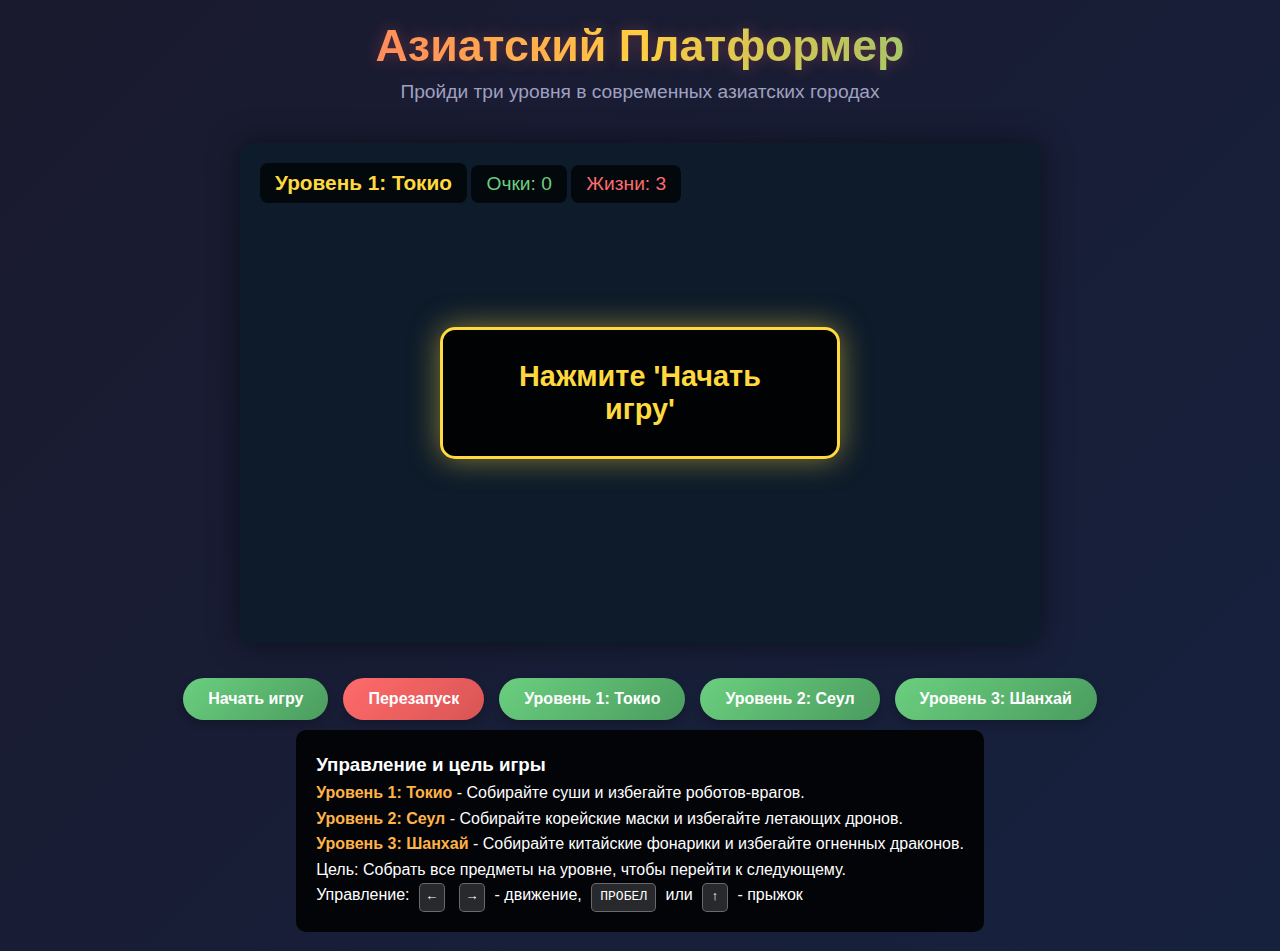
<file: game.html>
<!DOCTYPE html>
<html lang="ru">
<head>
    <meta charset="UTF-8">
    <meta name="viewport" content="width=device-width, initial-scale=1.0">
    <title>Азиатский Платформер</title>
    <style>
        * {
            margin: 0;
            padding: 0;
            box-sizing: border-box;
            font-family: 'Segoe UI', Tahoma, Geneva, Verdana, sans-serif;
        }
        
        body {
            background: linear-gradient(135deg, #1a1a2e 0%, #16213e 100%);
            color: white;
            display: flex;
            flex-direction: column;
            align-items: center;
            min-height: 100vh;
            padding: 20px;
        }
        
        header {
            text-align: center;
            margin-bottom: 20px;
            width: 100%;
            max-width: 800px;
        }
        
        h1 {
            font-size: 2.8rem;
            margin-bottom: 10px;
            background: linear-gradient(90deg, #ff6b6b, #ffd93d, #6bcf7f);
            -webkit-background-clip: text;
            -webkit-text-fill-color: transparent;
            text-shadow: 0 0 15px rgba(255, 107, 107, 0.3);
        }
        
        .subtitle {
            font-size: 1.2rem;
            color: #a0a0c0;
            margin-bottom: 20px;
        }
        
        #gameContainer {
            position: relative;
            width: 800px;
            height: 500px;
            border-radius: 12px;
            overflow: hidden;
            box-shadow: 0 0 30px rgba(0, 0, 0, 0.5);
            margin-bottom: 20px;
        }
        
        #gameCanvas {
            background-color: #0d1b2a;
            display: block;
        }
        
        #uiOverlay {
            position: absolute;
            top: 0;
            left: 0;
            width: 100%;
            height: 100%;
            pointer-events: none;
            padding: 20px;
        }
        
        .ui-element {
            background-color: rgba(0, 0, 0, 0.7);
            border-radius: 8px;
            padding: 8px 15px;
            margin-bottom: 10px;
            display: inline-block;
            pointer-events: auto;
        }
        
        #levelDisplay {
            font-size: 1.3rem;
            font-weight: bold;
            color: #ffd93d;
        }
        
        #scoreDisplay {
            font-size: 1.2rem;
            color: #6bcf7f;
        }
        
        #livesDisplay {
            font-size: 1.2rem;
            color: #ff6b6b;
        }
        
        #instructions {
            background-color: rgba(0, 0, 0, 0.85);
            border-radius: 10px;
            padding: 20px;
            max-width: 800px;
            margin-top: 10px;
            line-height: 1.6;
        }
        
        .controls {
            display: flex;
            justify-content: center;
            gap: 15px;
            margin-top: 15px;
            flex-wrap: wrap;
        }
        
        button {
            background: linear-gradient(135deg, #6bcf7f, #4a9c5e);
            border: none;
            color: white;
            padding: 12px 25px;
            border-radius: 50px;
            font-size: 1rem;
            font-weight: bold;
            cursor: pointer;
            transition: all 0.3s ease;
            box-shadow: 0 4px 10px rgba(0, 0, 0, 0.2);
        }
        
        button:hover {
            transform: translateY(-3px);
            box-shadow: 0 6px 15px rgba(0, 0, 0, 0.3);
            background: linear-gradient(135deg, #7be090, #5bb46f);
        }
        
        button:active {
            transform: translateY(1px);
        }
        
        #restartBtn {
            background: linear-gradient(135deg, #ff6b6b, #d95454);
        }
        
        #restartBtn:hover {
            background: linear-gradient(135deg, #ff8282, #e06767);
        }
        
        #gameMessage {
            position: absolute;
            top: 50%;
            left: 50%;
            transform: translate(-50%, -50%);
            background-color: rgba(0, 0, 0, 0.9);
            padding: 30px 50px;
            border-radius: 15px;
            text-align: center;
            font-size: 1.8rem;
            font-weight: bold;
            color: #ffd93d;
            display: none;
            z-index: 10;
            border: 3px solid #ffd93d;
            box-shadow: 0 0 30px rgba(255, 217, 61, 0.5);
        }
        
        .key {
            display: inline-block;
            background-color: rgba(255, 255, 255, 0.15);
            border-radius: 5px;
            padding: 3px 8px;
            margin: 0 5px;
            font-family: monospace;
            border: 1px solid rgba(255, 255, 255, 0.3);
        }
        
        .level-theme {
            color: #ffb347;
            font-weight: bold;
        }
        
        @media (max-width: 850px) {
            #gameContainer {
                width: 95vw;
                height: 400px;
            }
            
            h1 {
                font-size: 2.2rem;
            }
        }
        
        @media (max-width: 600px) {
            #gameContainer {
                height: 350px;
            }
            
            h1 {
                font-size: 1.8rem;
            }
            
            .controls {
                flex-direction: column;
                align-items: center;
            }
            
            button {
                width: 200px;
            }
        }
    </style>
</head>
<body>
    <header>
        <h1>Азиатский Платформер</h1>
        <div class="subtitle">Пройди три уровня в современных азиатских городах</div>
    </header>
    
    <div id="gameContainer">
        <canvas id="gameCanvas" width="800" height="500"></canvas>
        
        <div id="uiOverlay">
            <div class="ui-element" id="levelDisplay">Уровень 1: Токио</div>
            <div class="ui-element" id="scoreDisplay">Очки: 0</div>
            <div class="ui-element" id="livesDisplay">Жизни: 3</div>
        </div>
        
        <div id="gameMessage"></div>
    </div>
    
    <div class="controls">
        <button id="startBtn">Начать игру</button>
        <button id="restartBtn">Перезапуск</button>
        <button id="level1Btn">Уровень 1: Токио</button>
        <button id="level2Btn">Уровень 2: Сеул</button>
        <button id="level3Btn">Уровень 3: Шанхай</button>
    </div>
    
    <div id="instructions">
        <h3>Управление и цель игры</h3>
        <p><span class="level-theme">Уровень 1: Токио</span> - Собирайте суши и избегайте роботов-врагов.</p>
        <p><span class="level-theme">Уровень 2: Сеул</span> - Собирайте корейские маски и избегайте летающих дронов.</p>
        <p><span class="level-theme">Уровень 3: Шанхай</span> - Собирайте китайские фонарики и избегайте огненных драконов.</p>
        <p>Цель: Собрать все предметы на уровне, чтобы перейти к следующему.</p>
        <p>Управление: <span class="key">←</span> <span class="key">→</span> - движение, <span class="key">ПРОБЕЛ</span> или <span class="key">↑</span> - прыжок</p>
    </div>

    <script>
        // Получаем элементы DOM
        const canvas = document.getElementById('gameCanvas');
        const ctx = canvas.getContext('2d');
        const gameMessage = document.getElementById('gameMessage');
        const levelDisplay = document.getElementById('levelDisplay');
        const scoreDisplay = document.getElementById('scoreDisplay');
        const livesDisplay = document.getElementById('livesDisplay');
        const startBtn = document.getElementById('startBtn');
        const restartBtn = document.getElementById('restartBtn');
        const level1Btn = document.getElementById('level1Btn');
        const level2Btn = document.getElementById('level2Btn');
        const level3Btn = document.getElementById('level3Btn');
        
        // Игровые переменные
        let gameRunning = false;
        let currentLevel = 1;
        let score = 0;
        let lives = 3;
        let gameOver = false;
        let gameWon = false;
        
        // Класс игрока
        class Player {
            constructor() {
                this.width = 40;
                this.height = 60;
                this.x = 100;
                this.y = canvas.height - 150;
                this.velocityY = 0;
                this.velocityX = 0;
                this.speed = 5;
                this.jumpPower = 15;
                this.grounded = false;
                this.color = '#ff6b6b';
                this.facingRight = true;
            }
            
            update(platforms) {
                // Гравитация
                if (!this.grounded) {
                    this.velocityY += 0.8;
                }
                
                // Движение
                this.x += this.velocityX;
                this.y += this.velocityY;
                
                // Ограничение по границам экрана
                if (this.x < 0) this.x = 0;
                if (this.x + this.width > canvas.width) this.x = canvas.width - this.width;
                if (this.y > canvas.height) {
                    this.y = canvas.height - 100;
                    this.takeDamage();
                }
                
                // Проверка столкновений с платформами
                this.grounded = false;
                for (let platform of platforms) {
                    if (this.velocityY >= 0 && 
                        this.x + this.width > platform.x && 
                        this.x < platform.x + platform.width &&
                        this.y + this.height > platform.y && 
                        this.y + this.height < platform.y + platform.height + 10) {
                        
                        this.grounded = true;
                        this.y = platform.y - this.height;
                        this.velocityY = 0;
                    }
                }
                
                // Замедление по горизонтали
                this.velocityX *= 0.8;
            }
            
            jump() {
                if (this.grounded) {
                    this.velocityY = -this.jumpPower;
                    this.grounded = false;
                }
            }
            
            moveLeft() {
                this.velocityX = -this.speed;
                this.facingRight = false;
            }
            
            moveRight() {
                this.velocityX = this.speed;
                this.facingRight = true;
            }
            
            draw() {
                // Тело игрока
                ctx.fillStyle = this.color;
                ctx.fillRect(this.x, this.y, this.width, this.height);
                
                // Голова
                ctx.fillStyle = '#ffd93d';
                ctx.beginPath();
                ctx.arc(this.x + this.width/2, this.y + 15, 15, 0, Math.PI * 2);
                ctx.fill();
                
                // Глаза
                ctx.fillStyle = '#1a1a2e';
                ctx.beginPath();
                if (this.facingRight) {
                    ctx.arc(this.x + this.width/2 + 5, this.y + 12, 4, 0, Math.PI * 2);
                } else {
                    ctx.arc(this.x + this.width/2 - 5, this.y + 12, 4, 0, Math.PI * 2);
                }
                ctx.fill();
                
                // Украшение (харамаки)
                ctx.fillStyle = '#6bcf7f';
                ctx.fillRect(this.x, this.y + this.height - 10, this.width, 10);
            }
            
            takeDamage() {
                lives--;
                updateUI();
                if (lives <= 0) {
                    gameOver = true;
                    showMessage("ИГРА ОКОНЧЕНА");
                } else {
                    // Возрождение игрока
                    this.x = 100;
                    this.y = canvas.height - 150;
                    this.velocityX = 0;
                    this.velocityY = 0;
                }
            }
        }
        
        // Класс платформы
        class Platform {
            constructor(x, y, width, height, color) {
                this.x = x;
                this.y = y;
                this.width = width;
                this.height = height;
                this.color = color;
            }
            
            draw() {
                ctx.fillStyle = this.color;
                ctx.fillRect(this.x, this.y, this.width, this.height);
                
                // Текстура платформы
                ctx.fillStyle = 'rgba(255, 255, 255, 0.1)';
                for (let i = 0; i < this.width; i += 20) {
                    ctx.fillRect(this.x + i, this.y, 10, this.height);
                }
            }
        }
        
        // Класс предмета для сбора
        class Collectible {
            constructor(x, y, type) {
                this.x = x;
                this.y = y;
                this.width = 30;
                this.height = 30;
                this.type = type; // 1: суши, 2: корейская маска, 3: китайский фонарик
                this.collected = false;
                this.animation = 0;
            }
            
            update() {
                this.animation += 0.1;
            }
            
            draw() {
                if (this.collected) return;
                
                ctx.save();
                ctx.translate(this.x + this.width/2, this.y + this.height/2);
                ctx.rotate(Math.sin(this.animation) * 0.1);
                
                switch(this.type) {
                    case 1: // Суши
                        ctx.fillStyle = '#ff8e8e';
                        ctx.fillRect(-15, -10, 30, 20);
                        ctx.fillStyle = '#6bcf7f';
                        ctx.fillRect(-15, -5, 30, 10);
                        ctx.fillStyle = '#ffd93d';
                        ctx.fillRect(-10, -8, 5, 5);
                        break;
                    case 2: // Корейская маска
                        ctx.fillStyle = '#a29bfe';
                        ctx.beginPath();
                        ctx.ellipse(0, 0, 15, 18, 0, 0, Math.PI * 2);
                        ctx.fill();
                        ctx.fillStyle = '#ffffff';
                        ctx.beginPath();
                        ctx.ellipse(0, 5, 10, 8, 0, 0, Math.PI * 2);
                        ctx.fill();
                        ctx.fillStyle = '#000000';
                        ctx.fillRect(-5, -5, 3, 3);
                        ctx.fillRect(2, -5, 3, 3);
                        break;
                    case 3: // Китайский фонарик
                        ctx.fillStyle = '#ff6b6b';
                        ctx.beginPath();
                        ctx.moveTo(-15, -15);
                        ctx.lineTo(15, -15);
                        ctx.lineTo(10, 15);
                        ctx.lineTo(-10, 15);
                        ctx.closePath();
                        ctx.fill();
                        ctx.fillStyle = '#ffd93d';
                        ctx.fillRect(-5, 15, 10, 10);
                        break;
                }
                
                ctx.restore();
            }
            
            checkCollision(player) {
                if (this.collected) return false;
                
                return player.x < this.x + this.width &&
                       player.x + player.width > this.x &&
                       player.y < this.y + this.height &&
                       player.y + player.height > this.y;
            }
        }
        
        // Класс врага
        class Enemy {
            constructor(x, y, type) {
                this.x = x;
                this.y = y;
                this.width = 40;
                this.height = 40;
                this.type = type; // 1: робот, 2: дрон, 3: дракон
                this.velocityX = 2;
                this.animation = 0;
            }
            
            update() {
                this.x += this.velocityX;
                this.animation += 0.1;
                
                // Изменение направления при достижении границ
                if (this.x <= 0 || this.x + this.width >= canvas.width) {
                    this.velocityX *= -1;
                }
            }
            
            draw() {
                ctx.save();
                ctx.translate(this.x + this.width/2, this.y + this.height/2);
                
                switch(this.type) {
                    case 1: // Робот (Токио)
                        ctx.fillStyle = '#4a4a6d';
                        ctx.fillRect(-20, -15, 40, 30);
                        ctx.fillStyle = '#ff6b6b';
                        ctx.fillRect(-15, -10, 10, 10);
                        ctx.fillRect(5, -10, 10, 10);
                        ctx.fillStyle = '#6bcf7f';
                        ctx.fillRect(-5, 5, 10, 5);
                        break;
                    case 2: // Дрон (Сеул)
                        ctx.fillStyle = '#a0a0c0';
                        ctx.beginPath();
                        ctx.ellipse(0, 0, 20, 10, 0, 0, Math.PI * 2);
                        ctx.fill();
                        ctx.fillStyle = '#ffd93d';
                        ctx.fillRect(-15, -3, 30, 6);
                        // Вращающиеся пропеллеры
                        ctx.save();
                        ctx.rotate(this.animation * 2);
                        ctx.fillStyle = '#4a4a6d';
                        ctx.fillRect(-25, -2, 50, 4);
                        ctx.restore();
                        break;
                    case 3: // Дракон (Шанхай)
                        ctx.fillStyle = '#ff8e8e';
                        ctx.beginPath();
                        ctx.ellipse(0, 0, 20, 15, 0, 0, Math.PI * 2);
                        ctx.fill();
                        // Рога
                        ctx.fillStyle = '#ffd93d';
                        ctx.beginPath();
                        ctx.moveTo(-15, -15);
                        ctx.lineTo(-25, -25);
                        ctx.lineTo(-10, -15);
                        ctx.closePath();
                        ctx.fill();
                        ctx.beginPath();
                        ctx.moveTo(15, -15);
                        ctx.lineTo(25, -25);
                        ctx.lineTo(10, -15);
                        ctx.closePath();
                        ctx.fill();
                        // Пламя
                        ctx.fillStyle = '#ffd93d';
                        ctx.beginPath();
                        ctx.moveTo(20, 0);
                        ctx.lineTo(40, -5);
                        ctx.lineTo(40, 5);
                        ctx.closePath();
                        ctx.fill();
                        break;
                }
                
                ctx.restore();
            }
            
            checkCollision(player) {
                return player.x < this.x + this.width &&
                       player.x + player.width > this.x &&
                       player.y < this.y + this.height &&
                       player.y + player.height > this.y;
            }
        }
        
        // Игровые объекты
        let player;
        let platforms = [];
        let collectibles = [];
        let enemies = [];
        
        // Инициализация уровня
        function initLevel(level) {
            currentLevel = level;
            player = new Player();
            platforms = [];
            collectibles = [];
            enemies = [];
            
            // Сброс позиции игрока
            player.x = 100;
            player.y = canvas.height - 150;
            
            // Платформы для всех уровней
            platforms.push(new Platform(0, canvas.height - 50, canvas.width, 50, '#4a4a6d'));
            
            // Конфигурация для каждого уровня
            switch(level) {
                case 1: // Токио
                    levelDisplay.textContent = "Уровень 1: Токио";
                    
                    platforms.push(new Platform(200, 350, 150, 20, '#6bcf7f'));
                    platforms.push(new Platform(400, 280, 150, 20, '#6bcf7f'));
                    platforms.push(new Platform(600, 200, 150, 20, '#6bcf7f'));
                    platforms.push(new Platform(300, 150, 100, 20, '#ff6b6b'));
                    
                    collectibles.push(new Collectible(250, 310, 1));
                    collectibles.push(new Collectible(450, 240, 1));
                    collectibles.push(new Collectible(650, 160, 1));
                    collectibles.push(new Collectible(330, 110, 1));
                    
                    enemies.push(new Enemy(350, 310, 1));
                    enemies.push(new Enemy(550, 160, 1));
                    break;
                    
                case 2: // Сеул
                    levelDisplay.textContent = "Уровень 2: Сеул";
                    
                    platforms.push(new Platform(150, 380, 120, 20, '#a29bfe'));
                    platforms.push(new Platform(350, 320, 120, 20, '#a29bfe'));
                    platforms.push(new Platform(550, 260, 120, 20, '#a29bfe'));
                    platforms.push(new Platform(200, 200, 100, 20, '#ffd93d'));
                    platforms.push(new Platform(500, 150, 100, 20, '#ffd93d'));
                    
                    collectibles.push(new Collectible(180, 340, 2));
                    collectibles.push(new Collectible(380, 280, 2));
                    collectibles.push(new Collectible(580, 220, 2));
                    collectibles.push(new Collectible(220, 170, 2));
                    collectibles.push(new Collectible(520, 120, 2));
                    
                    enemies.push(new Enemy(250, 340, 2));
                    enemies.push(new Enemy(450, 220, 2));
                    break;
                    
                case 3: // Шанхай
                    levelDisplay.textContent = "Уровень 3: Шанхай";
                    
                    platforms.push(new Platform(100, 400, 100, 20, '#ff6b6b'));
                    platforms.push(new Platform(250, 350, 100, 20, '#ff6b6b'));
                    platforms.push(new Platform(450, 300, 100, 20, '#ff6b6b'));
                    platforms.push(new Platform(600, 250, 100, 20, '#ff6b6b'));
                    platforms.push(new Platform(350, 200, 100, 20, '#ffd93d'));
                    platforms.push(new Platform(150, 150, 100, 20, '#ffd93d'));
                    
                    collectibles.push(new Collectible(120, 360, 3));
                    collectibles.push(new Collectible(270, 310, 3));
                    collectibles.push(new Collectible(470, 260, 3));
                    collectibles.push(new Collectible(620, 210, 3));
                    collectibles.push(new Collectible(370, 160, 3));
                    collectibles.push(new Collectible(170, 110, 3));
                    
                    enemies.push(new Enemy(200, 310, 3));
                    enemies.push(new Enemy(500, 210, 3));
                    enemies.push(new Enemy(300, 110, 3));
                    break;
            }
            
            updateUI();
        }
        
        // Обновление UI
        function updateUI() {
            scoreDisplay.textContent = `Очки: ${score}`;
            livesDisplay.textContent = `Жизни: ${lives}`;
        }
        
        // Показать сообщение
        function showMessage(text) {
            gameMessage.textContent = text;
            gameMessage.style.display = 'block';
        }
        
        // Скрыть сообщение
        function hideMessage() {
            gameMessage.style.display = 'none';
        }
        
        // Игровой цикл
        function gameLoop() {
            if (!gameRunning) return;
            
            // Очистка холста
            ctx.clearRect(0, 0, canvas.width, canvas.height);
            
            // Рисуем фон с градиентом
            const gradient = ctx.createLinearGradient(0, 0, canvas.width, canvas.height);
            
            // Разные фоны для каждого уровня
            switch(currentLevel) {
                case 1: // Токио
                    gradient.addColorStop(0, '#0d1b2a');
                    gradient.addColorStop(1, '#1b3a4b');
                    break;
                case 2: // Сеул
                    gradient.addColorStop(0, '#1a1a2e');
                    gradient.addColorStop(1, '#39395f');
                    break;
                case 3: // Шанхай
                    gradient.addColorStop(0, '#2d1b2e');
                    gradient.addColorStop(1, '#5d2d5f');
                    break;
            }
            
            ctx.fillStyle = gradient;
            ctx.fillRect(0, 0, canvas.width, canvas.height);
            
            // Рисуем декоративные элементы
            drawBackgroundElements();
            
            // Обновление и отрисовка платформ
            for (let platform of platforms) {
                platform.draw();
            }
            
            // Обновление и отрисовка предметов
            for (let collectible of collectibles) {
                collectible.update();
                collectible.draw();
                
                // Проверка сбора предметов
                if (collectible.checkCollision(player) && !collectible.collected) {
                    collectible.collected = true;
                    score += 100;
                    updateUI();
                    
                    // Проверка на завершение уровня
                    let levelComplete = true;
                    for (let item of collectibles) {
                        if (!item.collected) {
                            levelComplete = false;
                            break;
                        }
                    }
                    
                    if (levelComplete) {
                        if (currentLevel < 3) {
                            showMessage(`Уровень ${currentLevel} пройден!`);
                            setTimeout(() => {
                                initLevel(currentLevel + 1);
                                hideMessage();
                            }, 1500);
                        } else {
                            gameWon = true;
                            showMessage("ПОБЕДА! Все уровни пройдены!");
                        }
                    }
                }
            }
            
            // Обновление и отрисовка врагов
            for (let enemy of enemies) {
                enemy.update();
                enemy.draw();
                
                // Проверка столкновения с игроком
                if (enemy.checkCollision(player)) {
                    player.takeDamage();
                }
            }
            
            // Обновление и отрисовка игрока
            player.update(platforms);
            player.draw();
            
            // Проверка условий завершения игры
            if (gameOver) {
                showMessage("ИГРА ОКОНЧЕНА");
                gameRunning = false;
                return;
            }
            
            // Продолжение игрового цикла
            requestAnimationFrame(gameLoop);
        }
        
        // Рисуем декоративные элементы фона
        function drawBackgroundElements() {
            // Звезды/огни города
            ctx.fillStyle = 'rgba(255, 255, 255, 0.7)';
            for (let i = 0; i < 50; i++) {
                const x = (i * 37) % canvas.width;
                const y = (i * 23) % 200;
                const size = Math.sin(Date.now()/1000 + i) * 2 + 2;
                ctx.beginPath();
                ctx.arc(x, y, size, 0, Math.PI * 2);
                ctx.fill();
            }
            
            // Декоративные символы для каждого уровня
            ctx.font = "30px Arial";
            ctx.fillStyle = 'rgba(255, 255, 255, 0.05)';
            
            switch(currentLevel) {
                case 1: // Токио
                    ctx.fillText("東京", 700, 100);
                    ctx.fillText("ゲーム", 50, 80);
                    break;
                case 2: // Сеул
                    ctx.fillText("서울", 700, 100);
                    ctx.fillText("게임", 50, 80);
                    break;
                case 3: // Шанхай
                    ctx.fillText("上海", 700, 100);
                    ctx.fillText("游戏", 50, 80);
                    break;
            }
        }
        
        // Управление с клавиатуры
        const keys = {};
        
        window.addEventListener('keydown', (e) => {
            keys[e.key] = true;
            
            if (e.key === ' ' || e.key === 'ArrowUp') {
                player.jump();
            }
        });
        
        window.addEventListener('keyup', (e) => {
            keys[e.key] = false;
        });
        
        // Обработка непрерывного нажатия клавиш
        function handleContinuousKeys() {
            if (keys['ArrowLeft'] || keys['a'] || keys['A']) {
                player.moveLeft();
            }
            if (keys['ArrowRight'] || keys['d'] || keys['D']) {
                player.moveRight();
            }
        }
        
        // Обновление управления
        function updateControls() {
            handleContinuousKeys();
            if (gameRunning) {
                setTimeout(updateControls, 16);
            }
        }
        
        // Кнопки управления
        startBtn.addEventListener('click', () => {
            if (!gameRunning) {
                gameRunning = true;
                gameOver = false;
                gameWon = false;
                score = 0;
                lives = 3;
                initLevel(1);
                hideMessage();
                updateControls();
                gameLoop();
            }
        });
        
        restartBtn.addEventListener('click', () => {
            gameRunning = true;
            gameOver = false;
            gameWon = false;
            score = 0;
            lives = 3;
            initLevel(1);
            hideMessage();
            updateControls();
            gameLoop();
        });
        
        level1Btn.addEventListener('click', () => {
            if (gameRunning) {
                initLevel(1);
                hideMessage();
            }
        });
        
        level2Btn.addEventListener('click', () => {
            if (gameRunning) {
                initLevel(2);
                hideMessage();
            }
        });
        
        level3Btn.addEventListener('click', () => {
            if (gameRunning) {
                initLevel(3);
                hideMessage();
            }
        });
        
        // Инициализация при загрузке
        window.addEventListener('load', () => {
            initLevel(1);
            showMessage("Нажмите 'Начать игру'");
        });
    </script>
</body>
</html>
</file>
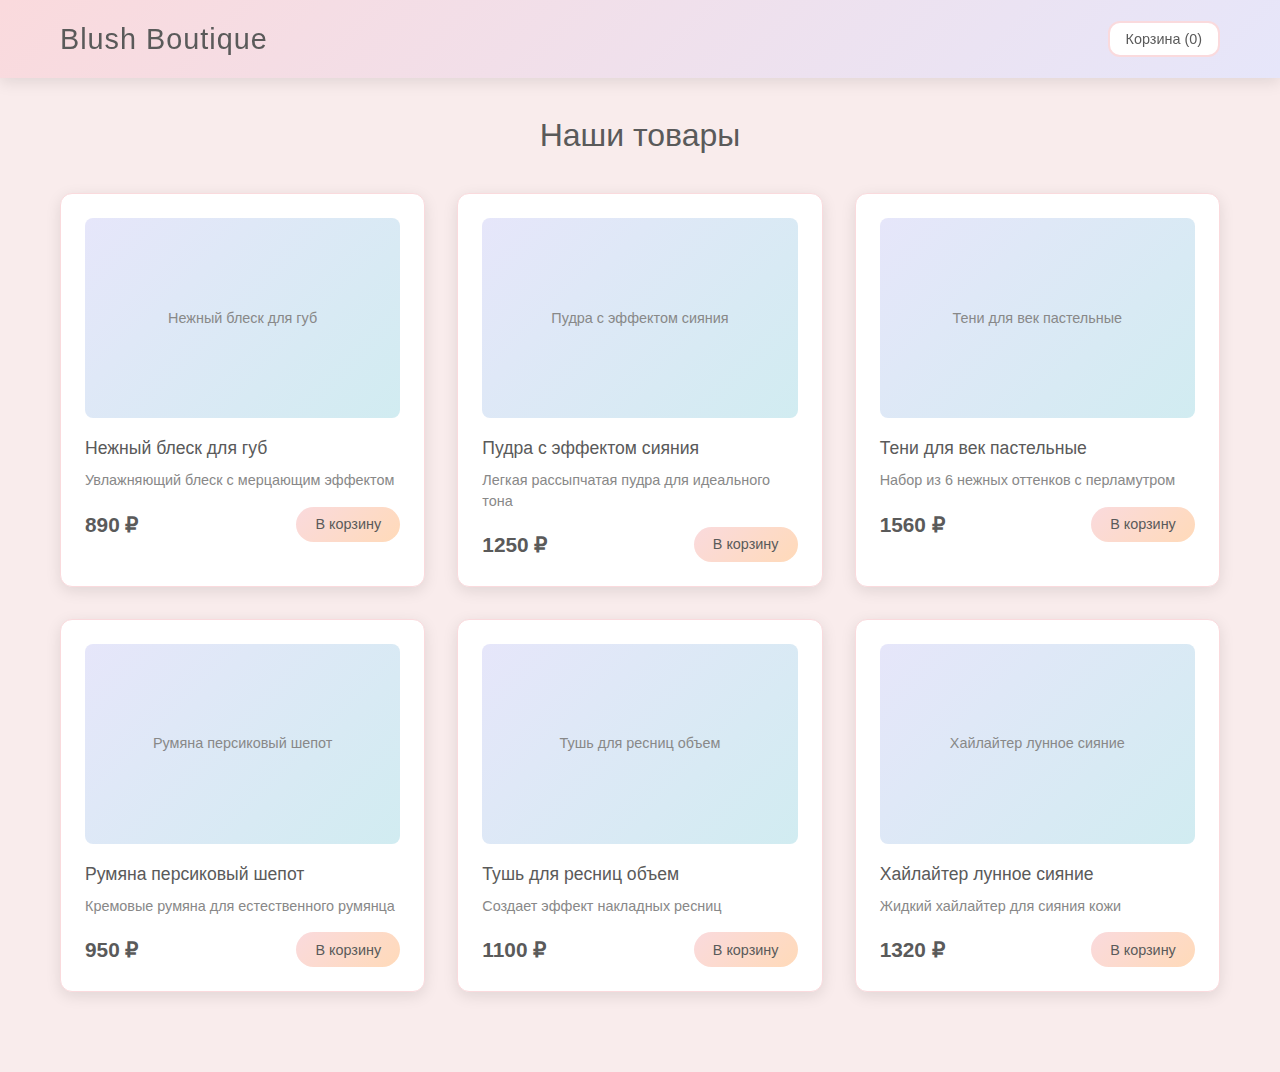
<file: shop.html>
<!DOCTYPE html>
<html lang="ru">
<head>
    <meta charset="UTF-8">
    <meta name="viewport" content="width=device-width, initial-scale=1.0">
    <title>Blush Boutique - Элегантные товары</title>
    <style>
        /* Базовые стили */
        * {
            margin: 0;
            padding: 0;
            box-sizing: border-box;
        }

        :root {
            --primary-pink: #f8d7da;
            --light-pink: #f9ecec;
            --pastel-pink: #fadadd;
            --pastel-lavender: #e6e6fa;
            --pastel-mint: #d1ecf1;
            --pastel-peach: #ffdab9;
            --text-dark: #5a5a5a;
            --text-light: #888;
            --white: #ffffff;
            --shadow: 0 4px 15px rgba(0, 0, 0, 0.1);
            --border-radius: 12px;
        }

        body {
            font-family: 'Segoe UI', Tahoma, Geneva, Verdana, sans-serif;
            background-color: var(--light-pink);
            color: var(--text-dark);
            line-height: 1.6;
        }

        .container {
            max-width: 1200px;
            margin: 0 auto;
            padding: 0 20px;
        }

        /* Шапка */
        .header {
            background: linear-gradient(135deg, var(--pastel-pink), var(--pastel-lavender));
            padding: 1rem 0;
            box-shadow: var(--shadow);
            position: sticky;
            top: 0;
            z-index: 100;
        }

        .header .container {
            display: flex;
            justify-content: space-between;
            align-items: center;
        }

        .logo {
            font-size: 1.8rem;
            font-weight: 300;
            color: var(--text-dark);
            letter-spacing: 1px;
        }

        .cart-toggle {
            background: var(--white);
            border: 2px solid var(--pastel-pink);
            padding: 0.5rem 1rem;
            border-radius: var(--border-radius);
            cursor: pointer;
            font-size: 0.9rem;
            color: var(--text-dark);
            transition: all 0.3s ease;
        }

        .cart-toggle:hover {
            background: var(--pastel-pink);
            transform: translateY(-2px);
        }

        /* Основной контент */
        .main {
            padding: 2rem 0;
        }

        .section-title {
            text-align: center;
            margin-bottom: 2rem;
            font-weight: 300;
            color: var(--text-dark);
            font-size: 2rem;
        }

        /* Сетка товаров */
        .products-grid {
            display: grid;
            grid-template-columns: repeat(auto-fill, minmax(280px, 1fr));
            gap: 2rem;
            margin-bottom: 3rem;
        }

        .product-card {
            background: var(--white);
            border-radius: var(--border-radius);
            padding: 1.5rem;
            box-shadow: var(--shadow);
            transition: all 0.3s ease;
            border: 1px solid var(--pastel-pink);
        }

        .product-card:hover {
            transform: translateY(-5px);
            box-shadow: 0 8px 25px rgba(0, 0, 0, 0.15);
        }

        .product-image {
            width: 100%;
            height: 200px;
            background: linear-gradient(135deg, var(--pastel-lavender), var(--pastel-mint));
            border-radius: 8px;
            margin-bottom: 1rem;
            display: flex;
            align-items: center;
            justify-content: center;
            color: var(--text-light);
            font-size: 0.9rem;
        }

        .product-title {
            font-size: 1.1rem;
            font-weight: 500;
            margin-bottom: 0.5rem;
            color: var(--text-dark);
        }

        .product-description {
            color: var(--text-light);
            font-size: 0.9rem;
            margin-bottom: 1rem;
            line-height: 1.4;
        }

        .product-footer {
            display: flex;
            justify-content: space-between;
            align-items: center;
        }

        .product-price {
            font-size: 1.3rem;
            font-weight: 600;
            color: var(--text-dark);
        }

        .add-to-cart {
            background: linear-gradient(135deg, var(--pastel-pink), var(--pastel-peach));
            border: none;
            padding: 0.6rem 1.2rem;
            border-radius: 20px;
            cursor: pointer;
            color: var(--text-dark);
            font-size: 0.9rem;
            transition: all 0.3s ease;
        }

        .add-to-cart:hover {
            transform: scale(1.05);
            box-shadow: 0 4px 12px rgba(0, 0, 0, 0.15);
        }

        .add-to-cart:active {
            transform: scale(0.95);
        }

        /* Модальное окно корзины */
        .cart-modal {
            display: none;
            position: fixed;
            top: 0;
            left: 0;
            width: 100%;
            height: 100%;
            background: rgba(0, 0, 0, 0.5);
            z-index: 1000;
            backdrop-filter: blur(5px);
        }

        .cart-modal.active {
            display: flex;
            align-items: center;
            justify-content: center;
        }

        .cart-content {
            background: var(--white);
            border-radius: var(--border-radius);
            width: 90%;
            max-width: 500px;
            max-height: 80vh;
            overflow: hidden;
            box-shadow: var(--shadow);
        }

        .cart-header {
            background: linear-gradient(135deg, var(--pastel-pink), var(--pastel-lavender));
            padding: 1.5rem;
            display: flex;
            justify-content: space-between;
            align-items: center;
        }

        .cart-header h2 {
            margin: 0;
            font-weight: 300;
        }

        .close-btn {
            background: none;
            border: none;
            font-size: 1.5rem;
            cursor: pointer;
            color: var(--text-dark);
            transition: transform 0.3s ease;
        }

        .close-btn:hover {
            transform: scale(1.2);
        }

        .cart-body {
            padding: 1.5rem;
            max-height: 60vh;
            overflow-y: auto;
        }

        .cart-item {
            display: flex;
            justify-content: space-between;
            align-items: center;
            padding: 1rem 0;
            border-bottom: 1px solid var(--pastel-pink);
        }

        .cart-item:last-child {
            border-bottom: none;
        }

        .item-info h4 {
            margin-bottom: 0.3rem;
            font-weight: 500;
        }

        .item-info .item-price {
            color: var(--text-light);
            font-size: 0.9rem;
        }

        .item-controls {
            display: flex;
            align-items: center;
            gap: 0.5rem;
        }

        .quantity-btn {
            background: var(--pastel-pink);
            border: none;
            width: 30px;
            height: 30px;
            border-radius: 50%;
            cursor: pointer;
            display: flex;
            align-items: center;
            justify-content: center;
            transition: all 0.3s ease;
        }

        .quantity-btn:hover {
            background: var(--pastel-peach);
        }

        .remove-btn {
            background: var(--pastel-pink);
            border: none;
            padding: 0.3rem 0.6rem;
            border-radius: 15px;
            cursor: pointer;
            font-size: 0.8rem;
            margin-left: 0.5rem;
            transition: all 0.3s ease;
        }

        .remove-btn:hover {
            background: #f8c6cb;
        }

        /* Секция промокода */
        .promo-section {
            margin: 1.5rem 0;
            padding: 1rem;
            background: var(--light-pink);
            border-radius: var(--border-radius);
            display: flex;
            gap: 0.5rem;
        }

        .promo-input {
            flex: 1;
            padding: 0.7rem;
            border: 1px solid var(--pastel-pink);
            border-radius: 8px;
            font-size: 0.9rem;
        }

        .promo-btn {
            background: linear-gradient(135deg, var(--pastel-lavender), var(--pastel-mint));
            border: none;
            padding: 0.7rem 1.2rem;
            border-radius: 8px;
            cursor: pointer;
            color: var(--text-dark);
            transition: all 0.3s ease;
        }

        .promo-btn:hover {
            transform: translateY(-2px);
        }

        /* Итоговая сумма */
        .cart-summary {
            background: var(--light-pink);
            padding: 1.5rem;
            border-radius: var(--border-radius);
            margin: 1.5rem 0;
        }

        .summary-row {
            display: flex;
            justify-content: space-between;
            margin-bottom: 0.8rem;
        }

        .summary-row.total {
            border-top: 1px solid var(--pastel-pink);
            padding-top: 0.8rem;
            font-size: 1.2rem;
            font-weight: 600;
        }

        .discount-hidden {
            display: none;
        }

        .discount-hidden.visible {
            display: flex;
            color: #28a745;
        }

        .checkout-btn {
            width: 100%;
            background: linear-gradient(135deg, var(--pastel-pink), var(--pastel-peach));
            border: none;
            padding: 1rem;
            border-radius: var(--border-radius);
            font-size: 1.1rem;
            cursor: pointer;
            color: var(--text-dark);
            transition: all 0.3s ease;
        }

        .checkout-btn:hover {
            transform: translateY(-2px);
            box-shadow: 0 6px 20px rgba(0, 0, 0, 0.15);
        }

        .checkout-btn:disabled {
            opacity: 0.6;
            cursor: not-allowed;
            transform: none;
        }

        /* Адаптивность */
        @media (max-width: 768px) {
            .products-grid {
                grid-template-columns: repeat(auto-fill, minmax(250px, 1fr));
                gap: 1.5rem;
            }
            
            .cart-content {
                width: 95%;
                margin: 1rem;
            }
            
            .promo-section {
                flex-direction: column;
            }
        }

        .empty-cart {
            text-align: center;
            color: var(--text-light);
            padding: 2rem;
        }
    </style>
</head>
<body>
    <header class="header">
        <div class="container">
            <h1 class="logo">Blush Boutique</h1>
            <nav class="nav">
                <button class="cart-toggle" id="cartToggle">
                    Корзина (<span id="cartCount">0</span>)
                </button>
            </nav>
        </div>
    </header>

    <main class="main">
        <div class="container">
            <section class="products-section">
                <h2 class="section-title">Наши товары</h2>
                <div class="products-grid" id="productsGrid">
                    <!-- Товары будут загружены через JavaScript -->
                </div>
            </section>
        </div>
    </main>

    <!-- Модальное окно корзины -->
    <div class="cart-modal" id="cartModal">
        <div class="cart-content">
            <div class="cart-header">
                <h2>Ваша корзина</h2>
                <button class="close-btn" id="closeCart">&times;</button>
            </div>
            
            <div class="cart-body">
                <div class="cart-items" id="cartItems">
                    <div class="empty-cart">Корзина пуста</div>
                </div>
                
                <div class="promo-section">
                    <input type="text" id="promoCode" placeholder="Введите промокод" class="promo-input">
                    <button id="applyPromo" class="promo-btn">Применить</button>
                </div>
                
                <div class="cart-summary">
                    <div class="summary-row">
                        <span>Товары:</span>
                        <span id="subtotal">0 ₽</span>
                    </div>
                    <div class="summary-row discount-hidden" id="discountRow">
                        <span>Скидка:</span>
                        <span id="discountAmount">0 ₽</span>
                    </div>
                    <div class="summary-row total">
                        <span>Итого:</span>
                        <span id="totalAmount">0 ₽</span>
                    </div>
                </div>
                
                <button class="checkout-btn" id="checkoutBtn" disabled>Оформить заказ</button>
            </div>
        </div>
    </div>

    <script>
        // Данные товаров
        const products = [
            {
                id: 1,
                name: "Нежный блеск для губ",
                description: "Увлажняющий блеск с мерцающим эффектом",
                price: 890,
                image: "lip-gloss"
            },
            {
                id: 2,
                name: "Пудра с эффектом сияния",
                description: "Легкая рассыпчатая пудра для идеального тона",
                price: 1250,
                image: "powder"
            },
            {
                id: 3,
                name: "Тени для век пастельные",
                description: "Набор из 6 нежных оттенков с перламутром",
                price: 1560,
                image: "eyeshadow"
            },
            {
                id: 4,
                name: "Румяна персиковый шепот",
                description: "Кремовые румяна для естественного румянца",
                price: 950,
                image: "blush"
            },
            {
                id: 5,
                name: "Тушь для ресниц объем",
                description: "Создает эффект накладных ресниц",
                price: 1100,
                image: "mascara"
            },
            {
                id: 6,
                name: "Хайлайтер лунное сияние",
                description: "Жидкий хайлайтер для сияния кожи",
                price: 1320,
                image: "highlighter"
            }
        ];

        // Глобальные переменные
        let cartItems = [];
        let currentDiscount = 0;
        let activePromoCode = null;

        // Промокоды
        const promoCodes = {
            'WELCOME10': 10,
            'SUMMER20': 20,
            'BEAUTY15': 15,
            'FIRSTORDER': 25
        };

        // Элементы DOM
        const productsGrid = document.getElementById('productsGrid');
        const cartModal = document.getElementById('cartModal');
        const cartToggle = document.getElementById('cartToggle');
        const closeCart = document.getElementById('closeCart');
        const cartCountElement = document.getElementById('cartCount');
        const cartItemsElement = document.getElementById('cartItems');
        const subtotalElement = document.getElementById('subtotal');
        const discountAmountElement = document.getElementById('discountAmount');
        const totalAmountElement = document.getElementById('totalAmount');
        const discountRow = document.getElementById('discountRow');
        const checkoutBtn = document.getElementById('checkoutBtn');
        const promoInput = document.getElementById('promoCode');
        const applyPromoBtn = document.getElementById('applyPromo');

        // Функция отрисовки товаров
        function renderProducts() {
            productsGrid.innerHTML = products.map(product => `
                <div class="product-card" data-id="${product.id}">
                    <div class="product-image">
                        ${product.name}
                    </div>
                    <h3 class="product-title">${product.name}</h3>
                    <p class="product-description">${product.description}</p>
                    <div class="product-footer">
                        <span class="product-price">${product.price} ₽</span>
                        <button class="add-to-cart" data-id="${product.id}">
                            В корзину
                        </button>
                    </div>
                </div>
            `).join('');

            // Добавляем обработчики событий для кнопок
            productsGrid.querySelectorAll('.add-to-cart').forEach(button => {
                button.addEventListener('click', (e) => {
                    const productId = parseInt(e.target.dataset.id);
                    const product = products.find(p => p.id === productId);
                    if (product) {
                        addToCart(product);
                    }
                });
            });
        }

        // Функции корзины
        function addToCart(product) {
            const existingItem = cartItems.find(item => item.id === product.id);
            
            if (existingItem) {
                existingItem.quantity += 1;
            } else {
                cartItems.push({
                    ...product,
                    quantity: 1
                });
            }
            
            updateCartDisplay();
            showAddToCartAnimation(product.id);
        }

        function removeFromCart(productId) {
            cartItems = cartItems.filter(item => item.id !== productId);
            updateCartDisplay();
        }

        function updateQuantity(productId, change) {
            const item = cartItems.find(item => item.id === productId);
            if (item) {
                item.quantity += change;
                if (item.quantity <= 0) {
                    removeFromCart(productId);
                    return;
                }
            }
            updateCartDisplay();
        }

        function calculateTotals() {
            const subtotal = cartItems.reduce((sum, item) => sum + (item.price * item.quantity), 0);
            const discount = currentDiscount;
            const total = Math.max(0, subtotal - discount);
            
            return { subtotal, discount, total };
        }

        function updateCartDisplay() {
            const { subtotal, discount, total } = calculateTotals();
            
            // Обновляем счетчик товаров
            const totalItems = cartItems.reduce((sum, item) => sum + item.quantity, 0);
            cartCountElement.textContent = totalItems;
            
            // Отрисовываем товары в корзине
            renderCartItems();
            
            // Обновляем суммы
            subtotalElement.textContent = `${subtotal} ₽`;
            discountAmountElement.textContent = `-${discount} ₽`;
            totalAmountElement.textContent = `${total} ₽`;
            
            // Показываем/скрываем строку скидки
            if (discount > 0) {
                discountRow.classList.add('visible');
            } else {
                discountRow.classList.remove('visible');
            }
            
            // Обновляем кнопку оформления заказа
            checkoutBtn.disabled = cartItems.length === 0;
        }

        function renderCartItems() {
            if (cartItems.length === 0) {
                cartItemsElement.innerHTML = '<div class="empty-cart">Корзина пуста</div>';
                return;
            }
            
            cartItemsElement.innerHTML = cartItems.map(item => `
                <div class="cart-item">
                    <div class="item-info">
                        <h4>${item.name}</h4>
                        <span class="item-price">${item.price} ₽ × ${item.quantity}</span>
                    </div>
                    <div class="item-controls">
                        <button class="quantity-btn minus" data-id="${item.id}">-</button>
                        <span>${item.quantity}</span>
                        <button class="quantity-btn plus" data-id="${item.id}">+</button>
                        <button class="remove-btn" data-id="${item.id}">Удалить</button>
                    </div>
                </div>
            `).join('');
            
            // Добавляем обработчики событий
            cartItemsElement.querySelectorAll('.quantity-btn.plus').forEach(btn => {
                btn.addEventListener('click', (e) => {
                    const productId = parseInt(e.target.dataset.id);
                    updateQuantity(productId, 1);
                });
            });
            
            cartItemsElement.querySelectorAll('.quantity-btn.minus').forEach(btn => {
                btn.addEventListener('click', (e) => {
                    const productId = parseInt(e.target.dataset.id);
                    updateQuantity(productId, -1);
                });
            });
            
            cartItemsElement.querySelectorAll('.remove-btn').forEach(btn => {
                btn.addEventListener('click', (e) => {
                    const productId = parseInt(e.target.dataset.id);
                    removeFromCart(productId);
                });
            });
        }

        function showAddToCartAnimation(productId) {
            const productCard = document.querySelector(`.product-card[data-id="${productId}"]`);
            const addButton = productCard.querySelector('.add-to-cart');
            
            const originalText = addButton.textContent;
            addButton.textContent = 'Добавлено!';
            addButton.style.background = 'linear-gradient(135deg, #d1ecf1, #e6e6fa)';
            
            setTimeout(() => {
                addButton.textContent = originalText;
                addButton.style.background = 'linear-gradient(135deg, #fadadd, #ffdab9)';
            }, 1000);
        }

        // Функции промокодов
        function applyPromoCode(code) {
            const upperCode = code.toUpperCase();
            
            if (activePromoCode === upperCode) {
                showPromoMessage('Этот промокод уже применен', false);
                return;
            }
            
            if (promoCodes[upperCode]) {
                if (cartItems.length === 0) {
                    showPromoMessage('Добавьте товары в корзину для применения промокода', false);
                    return;
                }
                
                activePromoCode = upperCode;
                applyDiscount(promoCodes[upperCode]);
                showPromoMessage(`Промокод применен! Скидка ${promoCodes[upperCode]}%`, true);
                promoInput.value = '';
            } else {
                showPromoMessage('Неверный промокод', false);
            }
        }

        function applyDiscount(discountPercent) {
            const { subtotal } = calculateTotals();
            currentDiscount = Math.round(subtotal * (discountPercent / 100));
            updateCartDisplay();
        }

        function showPromoMessage(message, isSuccess) {
            // Удаляем существующее сообщение
            const existingMessage = document.querySelector('.promo-message');
            if (existingMessage) {
                existingMessage.remove();
            }
            
            // Создаем новое сообщение
            const messageElement = document.createElement('div');
            messageElement.className = `promo-message`;
            messageElement.textContent = message;
            messageElement.style.cssText = `
                margin-top: 0.5rem;
                padding: 0.5rem;
                border-radius: 5px;
                font-size: 0.9rem;
                text-align: center;
                background: ${isSuccess ? '#d4edda' : '#f8d7da'};
                color: ${isSuccess ? '#155724' : '#721c24'};
                border: 1px solid ${isSuccess ? '#c3e6cb' : '#f5c6cb'};
            `;
            
            document.querySelector('.promo-section').appendChild(messageElement);
            
            // Автоматически удаляем сообщение через 3 секунды
            setTimeout(() => {
                if (messageElement.parentNode) {
                    messageElement.remove();
                }
            }, 3000);
        }

        // Инициализация приложения
        document.addEventListener('DOMContentLoaded', function() {
            // Отрисовка товаров
            renderProducts();

            // Управление модальным окном корзины
            cartToggle.addEventListener('click', () => {
                cartModal.classList.add('active');
            });

            closeCart.addEventListener('click', () => {
                cartModal.classList.remove('active');
            });

            // Закрытие модального окна при клике вне его
            cartModal.addEventListener('click', (e) => {
                if (e.target === cartModal) {
                    cartModal.classList.remove('active');
                }
            });

            // Обработка промокодов
            applyPromoBtn.addEventListener('click', () => {
                const code = promoInput.value.trim();
                if (!code) {
                    showPromoMessage('Введите промокод', false);
                    return;
                }
                applyPromoCode(code);
            });

            // Применение промокода по Enter
            promoInput.addEventListener('keypress', (e) => {
                if (e.key === 'Enter') {
                    applyPromoCode(promoInput.value.trim());
                }
            });

            // Обработка оформления заказа
            checkoutBtn.addEventListener('click', () => {
                if (cartItems.length === 0) {
                    alert('Добавьте товары в корзину перед оформлением заказа');
                    return;
                }
                
                const total = calculateTotals().total;
                alert(`Заказ успешно оформлен! Сумма: ${total} ₽\nСпасибо за покупку!`);
                // Очищаем корзину после заказа
                cartItems = [];
                currentDiscount = 0;
                activePromoCode = null;
                updateCartDisplay();
                cartModal.classList.remove('active');
            });
        });
    </script>
</body>
</html>
</file>
<file: assets/css/styles.css>
* {
    margin: 0;
    padding: 0;
    box-sizing: border-box;
}

body {
    font-family: 'Inter', sans-serif;
    background: linear-gradient(135deg, #f5f7fa 0%, #c3cfe2 100%);
    min-height: 100vh;
    padding: 20px;
    color: #333;
}

.container {
    max-width: 1200px;
    margin: 0 auto;
}

.portfolio-header {
    text-align: center;
    margin: 40px 0 60px;
}

.portfolio-header h1 {
    font-size: 2.8rem;
    margin-bottom: 10px;
    color: #2d3436;
}

.portfolio-header p {
    font-size: 1.2rem;
    color: #636e72;
}

.projects-grid {
    display: grid;
    grid-template-columns: repeat(auto-fill, minmax(300px, 1fr));
    gap: 30px;
    margin-bottom: 60px;
}

.project-card {
    background: white;
    border-radius: 16px;
    padding: 30px;
    box-shadow: 0 10px 30px rgba(0, 0, 0, 0.08);
    transition: all 0.3s ease;
    display: flex;
    flex-direction: column;
    align-items: center;
    text-align: center;
    border: 1px solid rgba(0, 0, 0, 0.05);
}

.project-card:hover {
    transform: translateY(-10px);
    box-shadow: 0 20px 40px rgba(0, 0, 0, 0.12);
}

.project-icon {
    width: 80px;
    height: 80px;
    border-radius: 50%;
    display: flex;
    align-items: center;
    justify-content: center;
    margin-bottom: 20px;
    color: white;
    font-size: 32px;
}

.project-card h3 {
    font-size: 1.5rem;
    margin-bottom: 12px;
    color: #2d3436;
}

.project-card p {
    color: #636e72;
    margin-bottom: 20px;
    line-height: 1.5;
    flex-grow: 1;
}

.project-link {
    display: inline-block;
    padding: 10px 24px;
    background: linear-gradient(135deg, #6a11cb 0%, #2575fc 100%);
    color: white;
    text-decoration: none;
    border-radius: 50px;
    font-weight: 500;
    transition: all 0.3s ease;
    border: none;
    cursor: pointer;
}

.project-link:hover {
    transform: scale(1.05);
    box-shadow: 0 5px 15px rgba(106, 17, 203, 0.3);
}

.portfolio-footer {
    text-align: center;
    padding: 30px;
    color: #636e72;
    border-top: 1px solid rgba(0, 0, 0, 0.1);
}

@media (max-width: 768px) {
    .projects-grid {
        grid-template-columns: 1fr;
        gap: 20px;
    }
    
    .portfolio-header h1 {
        font-size: 2.2rem;
    }
}
</file>
<file: todo/style.css>
/**
 * Girly To-Do List Styles
 * Theme: Pink and Purple Girly Design with Falling Flowers
 * Author: Your Name
 * Version: 1.0
 */

/* Reset and base styles */
* {
    margin: 0;
    padding: 0;
    box-sizing: border-box;
    font-family: 'Segoe UI', Tahoma, Geneva, Verdana, sans-serif;
}

body {
    background: linear-gradient(135deg, #ffd6e7, #f2c2ff);
    min-height: 100vh;
    display: flex;
    justify-content: center;
    align-items: center;
    padding: 20px;
    overflow: hidden;
    position: relative;
}

/* Falling flowers container */
#flower-container {
    position: absolute;
    top: 0;
    left: 0;
    width: 100%;
    height: 100%;
    pointer-events: none;
    z-index: 1;
}

.flower {
    position: absolute;
    top: -100px;
    font-size: 24px;
    color: rgba(255, 255, 255, 0.7);
    text-shadow: 1px 1px 3px rgba(0, 0, 0, 0.1);
    animation: fall linear infinite;
    pointer-events: none;
    z-index: 1;
}

@keyframes fall {
    to {
        transform: translateY(calc(100vh + 100px)) rotate(360deg);
    }
}

/* Main container */
.container {
    width: 100%;
    max-width: 500px;
    background: rgba(255, 255, 255, 0.9);
    border-radius: 20px;
    box-shadow: 0 10px 30px rgba(0, 0, 0, 0.1);
    overflow: hidden;
    position: relative;
    z-index: 2;
}

/* Header section */
.header {
    background: linear-gradient(135deg, #ff85a2, #c86bfa);
    color: white;
    padding: 25px;
    text-align: center;
    position: relative;
    overflow: hidden;
}

.header::before {
    content: "";
    position: absolute;
    top: 0;
    left: 0;
    width: 100%;
    height: 100%;
    background-image: url("data:image/svg+xml,%3Csvg xmlns='http://www.w3.org/2000/svg' viewBox='0 0 1440 320'%3E%3Cpath fill='%23ffffff' fill-opacity='0.2' d='M0,96L48,112C96,128,192,160,288,186.7C384,213,480,235,576,213.3C672,192,768,128,864,128C960,128,1056,192,1152,192C1248,192,1344,128,1392,96L1440,64L1440,320L1392,320C1344,320,1248,320,1152,320C1056,320,960,320,864,320C768,320,672,320,576,320C480,320,384,320,288,320C192,320,96,320,48,320L0,320Z'%3E%3C/path%3E%3C/svg%3E");
    background-size: cover;
}

.header h1 {
    font-size: 2.2rem;
    margin-bottom: 5px;
    position: relative;
    z-index: 1;
    text-shadow: 1px 1px 3px rgba(0, 0, 0, 0.2);
}

.header p {
    font-size: 1rem;
    opacity: 0.9;
    position: relative;
    z-index: 1;
}

/* Input section */
.input-section {
    padding: 20px;
    display: flex;
    gap: 10px;
}

.input-section input {
    flex: 1;
    padding: 12px 15px;
    border: 2px solid #ffc2d6;
    border-radius: 50px;
    outline: none;
    font-size: 1rem;
    transition: all 0.3s;
}

.input-section input:focus {
    border-color: #ff85a2;
    box-shadow: 0 0 0 3px rgba(255, 133, 162, 0.3);
}

.input-section button {
    background: #ff85a2;
    color: white;
    border: none;
    border-radius: 50%;
    width: 45px;
    height: 45px;
    cursor: pointer;
    transition: all 0.3s;
    display: flex;
    justify-content: center;
    align-items: center;
    font-size: 1.2rem;
}

.input-section button:hover {
    background: #ff6b9d;
    transform: scale(1.05);
}

/* Filter buttons */
.filters {
    display: flex;
    justify-content: center;
    gap: 10px;
    padding: 0 20px 15px;
}

.filters button {
    padding: 8px 15px;
    border: 1px solid #ffc2d6;
    background: white;
    border-radius: 20px;
    cursor: pointer;
    transition: all 0.3s;
    font-size: 0.9rem;
}

.filters button.active {
    background: #ff85a2;
    color: white;
    border-color: #ff85a2;
}

.filters button:hover:not(.active) {
    background: #fff0f5;
}

/* Todo list */
.todo-list {
    padding: 0 20px 20px;
    max-height: 400px;
    overflow-y: auto;
}

.todo-item {
    display: flex;
    align-items: center;
    padding: 15px;
    margin-bottom: 10px;
    background: white;
    border-radius: 10px;
    box-shadow: 0 3px 10px rgba(0, 0, 0, 0.05);
    transition: all 0.3s;
    animation: fadeIn 0.5s;
    border-left: 4px solid #ff85a2;
}

.todo-item:hover {
    transform: translateY(-2px);
    box-shadow: 0 5px 15px rgba(0, 0, 0, 0.1);
}

.todo-item.completed {
    opacity: 0.7;
    border-left-color: #c86bfa;
}

.todo-item.completed .todo-text {
    text-decoration: line-through;
    color: #888;
}

.todo-checkbox {
    margin-right: 15px;
    width: 20px;
    height: 20px;
    border-radius: 50%;
    border: 2px solid #ffc2d6;
    cursor: pointer;
    display: flex;
    justify-content: center;
    align-items: center;
    transition: all 0.3s;
}

.todo-checkbox.checked {
    background: #c86bfa;
    border-color: #c86bfa;
}

.todo-checkbox.checked::after {
    content: "✓";
    color: white;
    font-size: 12px;
}

.todo-text {
    flex: 1;
    font-size: 1rem;
}

.todo-actions {
    display: flex;
    gap: 10px;
}

.todo-actions button {
    background: none;
    border: none;
    cursor: pointer;
    font-size: 1rem;
    transition: all 0.3s;
    width: 30px;
    height: 30px;
    border-radius: 50%;
    display: flex;
    justify-content: center;
    align-items: center;
}

.edit-btn {
    color: #ffb6c1;
}

.edit-btn:hover {
    background: #fff0f5;
    color: #ff85a2;
}

.delete-btn {
    color: #ffb6c1;
}

.delete-btn:hover {
    background: #fff0f5;
    color: #ff6b6b;
}

.empty-state {
    text-align: center;
    padding: 40px 20px;
    color: #888;
}

.empty-state i {
    font-size: 3rem;
    margin-bottom: 15px;
    color: #ffc2d6;
}

.stats {
    display: flex;
    justify-content: space-between;
    padding: 15px 20px;
    background: #fff0f5;
    border-top: 1px solid #ffd6e7;
    font-size: 0.9rem;
    color: #666;
}

@keyframes fadeIn {
    from { opacity: 0; transform: translateY(10px); }
    to { opacity: 1; transform: translateY(0); }
}

/* Scrollbar styling */
.todo-list::-webkit-scrollbar {
    width: 6px;
}

.todo-list::-webkit-scrollbar-track {
    background: #f1f1f1;
    border-radius: 10px;
}

.todo-list::-webkit-scrollbar-thumb {
    background: #ffc2d6;
    border-radius: 10px;
}

.todo-list::-webkit-scrollbar-thumb:hover {
    background: #ff85a2;
}

/* Floral decorations */
.floral-decoration {
    position: absolute;
    opacity: 0.1;
    z-index: 0;
}

.floral-1 {
    top: 10px;
    right: 10px;
    font-size: 80px;
    color: #ff85a2;
    transform: rotate(15deg);
}

.floral-2 {
    bottom: 10px;
    left: 10px;
    font-size: 60px;
    color: #c86bfa;
    transform: rotate(-10deg);
}

/* Responsive design */
@media (max-width: 600px) {
    body {
        padding: 10px;
    }
    
    .header h1 {
        font-size: 1.8rem;
    }
    
    .input-section {
        padding: 15px;
    }
    
    .todo-list {
        max-height: 300px;
    }
    
    .stats {
        flex-direction: column;
        gap: 5px;
        text-align: center;
    }
}

@media (max-width: 400px) {
    .filters {
        flex-direction: column;
        align-items: center;
    }
    
    .filters button {
        width: 100%;
        max-width: 200px;
    }
    
    .header {
        padding: 20px 15px;
    }
    
    .header h1 {
        font-size: 1.5rem;
    }
}
</file>
